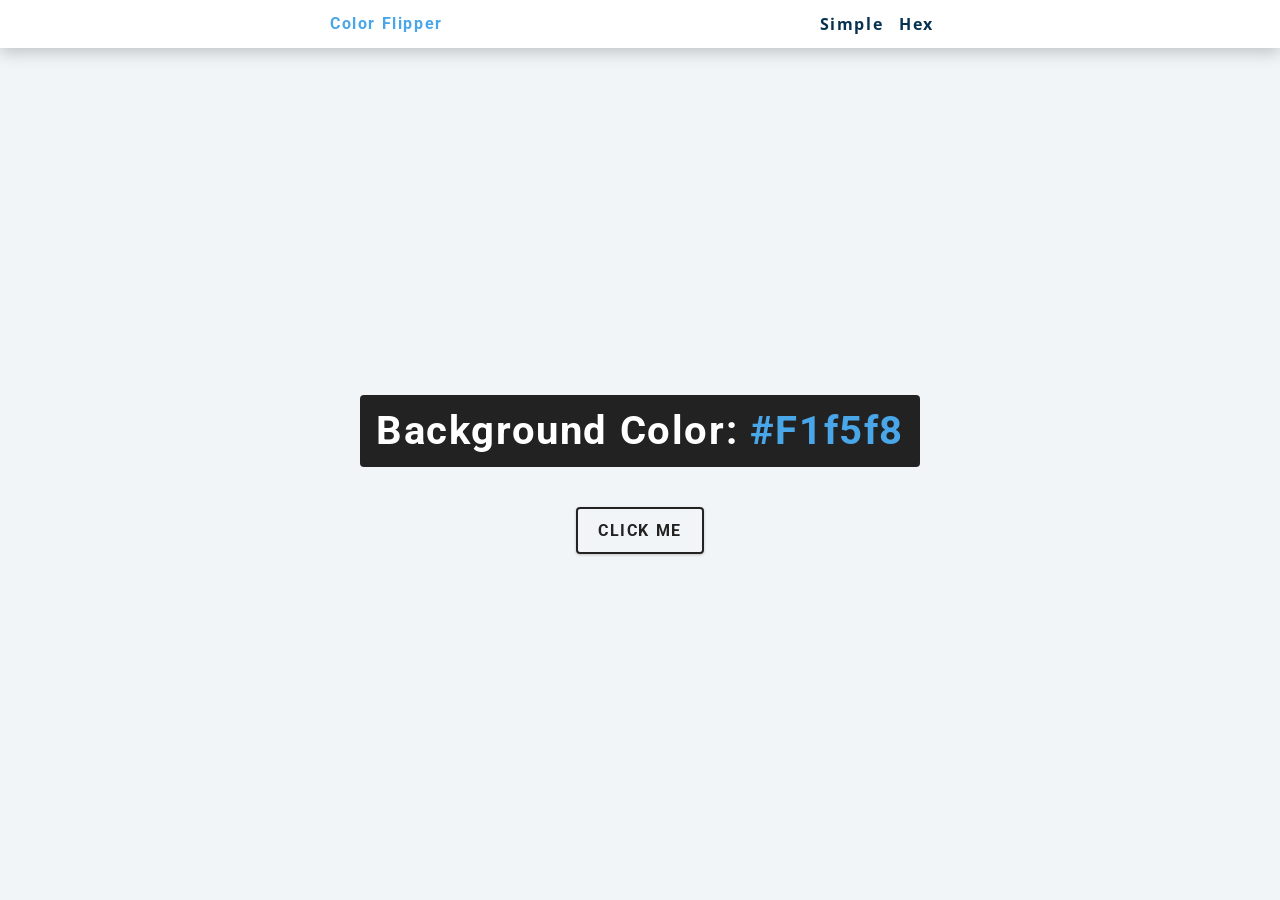
<file: color-flipper/index.html>
<!DOCTYPE html>
<html lang="en">
  <head>
    <meta charset="UTF-8" />
    <meta name="viewport" content="width=device-width, initial-scale=1.0" />
    <title>Color Flipper || Simple</title>

    <!-- styles -->
    <link rel="stylesheet" href="styles.css" />
  </head>
  <body>
    <nav>
      <div class="nav-center">
        <h4>Color Flipper</h4>
        <ul class="nav-links">
          <li>
            <a href="index.html">Simple</a>
          </li>
          <li>
            <a href="hex.html">Hex</a>
          </li>
        </ul>
      </div>
    </nav>
    <main>
      <div class="container">
        <h2>background color: <span class="color">
          #f1f5f8
        </span></h2>
        <button class="btn btn-hero" id="btn">Click Me</button>
      </div>
    </main>
    <!-- javascript -->
    <script src="app.js"></script>
  </body>
</html>
</file>
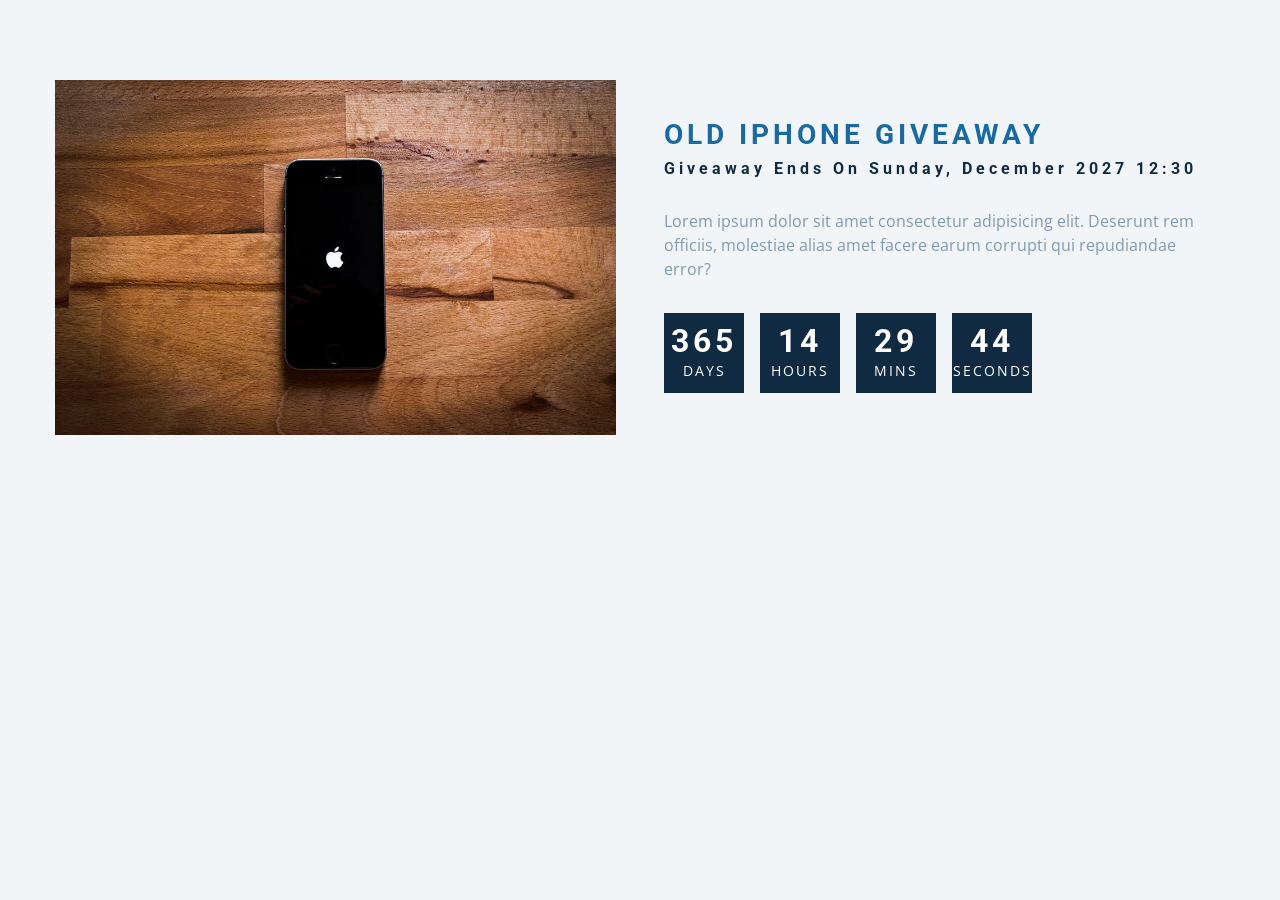
<file: countdown/index.html>
<!DOCTYPE html>
<html lang="en">
  <head>
    <meta charset="UTF-8" />
    <meta name="viewport" content="width=device-width, initial-scale=1.0" />
    <title>Countdown</title>

    <!-- styles -->
    <link rel="stylesheet" href="styles.css" />
  </head>
  <body>
    <section class="section-center">
      <article class="gift-img">
        <img src="./gift.jpeg" alt="gift picture">
      </article>
      <article class="gift-info">
        <h3>old iphone giveaway</h3>
        <h4 class="giveaway">
          giveaway ends on Sunday, 24 April 2022, 8:00 am
        </h4>
        <p>Lorem ipsum dolor sit amet consectetur adipisicing elit. Deserunt rem officiis, molestiae alias amet facere earum corrupti qui repudiandae error?</p>
        <div class="div deadline">
         <div class="deadline-format">
          <div>
            <h4 class="days">34</h4>
            <span>days</span>
          </div>
         </div>
         <div class="deadline-format">
          <div>
            <h4 class="hours">34</h4>
            <span>hours</span>
          </div>
         </div>
         <div class="deadline-format">
          <div>
            <h4 class="mins">34</h4>
            <span>mins</span>
          </div>
         </div>
         <div class="deadline-format">
          <div>
            <h4 class="seconds">34</h4>
            <span>seconds</span>
          </div>
         </div>
        </div>
      </article>
    </section>
    <!-- javascript -->
    <script src="app.js"></script>
  </body>
</html>
</file>
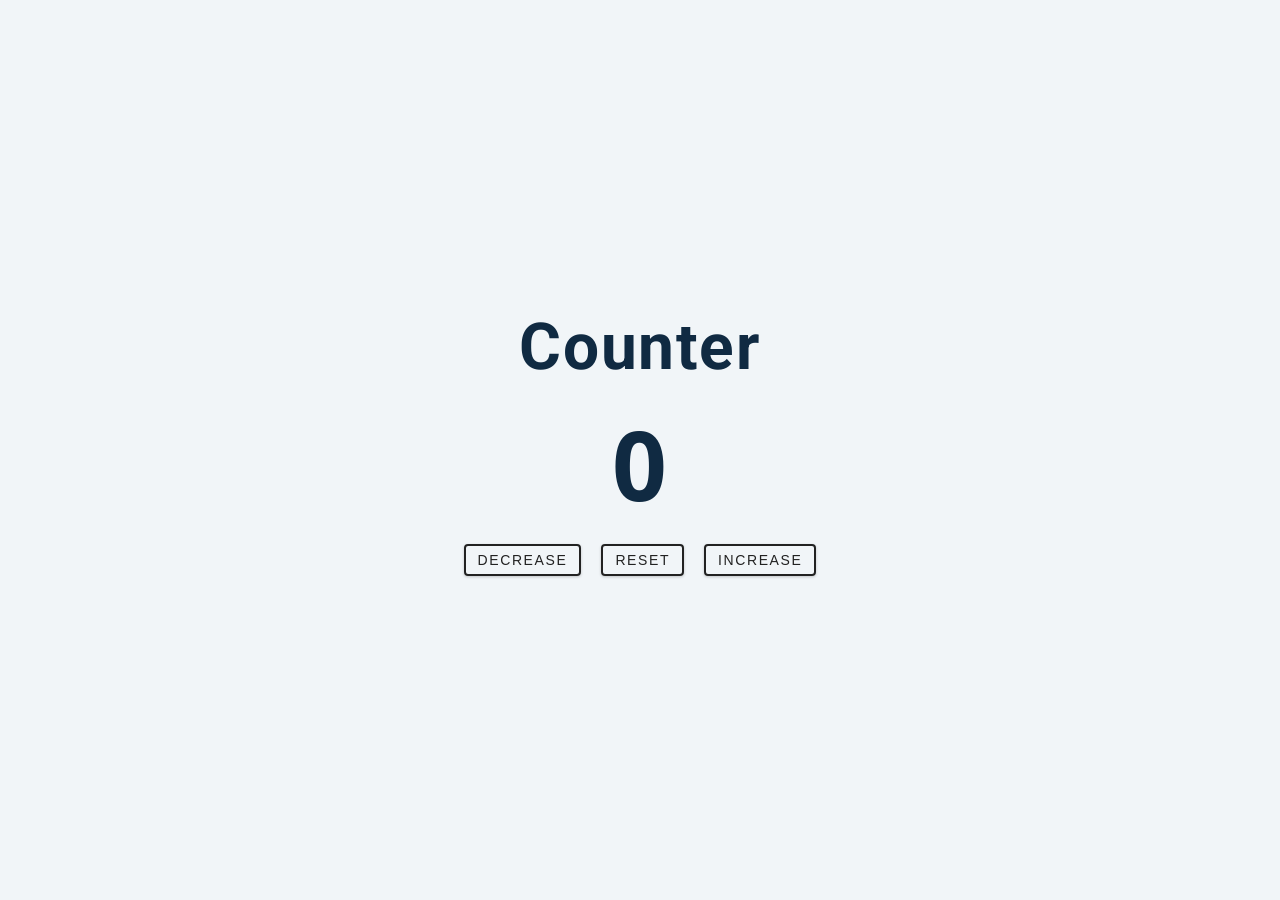
<file: counter/index.html>
<!DOCTYPE html>
<html lang="en">
  <head>
    <meta charset="UTF-8" />
    <meta name="viewport" content="width=device-width, initial-scale=1.0" />
    <title>Counter</title>

    <!-- styles -->
    <link rel="stylesheet" href="styles.css" />
  </head>
  <body>
    <main>
      <div class="container">

        <h1>
          Counter
        </h1>

        <span id="value">0</span>
        
        <div class="button-container">
          <button class="btn decrease" id="decrease">Decrease</button>
          <button class="btn reset" id="reset">Reset</button>
          <button class="btn increase" id="increase">Increase</button>
        </div>
      </div>
    </main>
    <!-- javascript -->
    <script src="app.js"></script>
  </body>
</html>
</file>
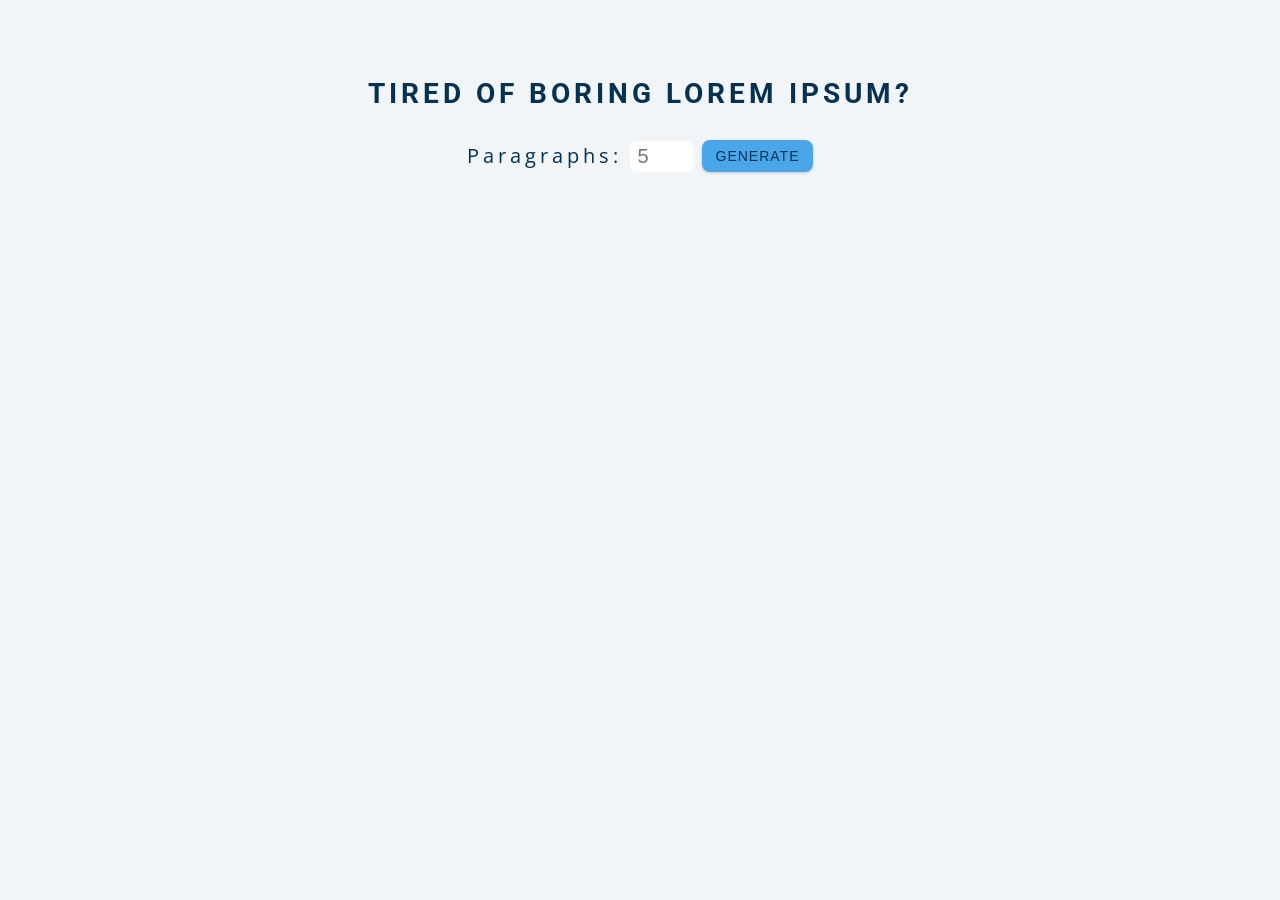
<file: lorem/index.html>
<!DOCTYPE html>
<html lang="en">
  <head>
    <meta charset="UTF-8" />
    <meta name="viewport" content="width=device-width, initial-scale=1.0" />
    <title>Lorem Ipsum</title>

    <!-- styles -->
    <link rel="stylesheet" href="styles.css" />
  </head>
  <body>
    <section class="section-center">
      <h3>tired of boring lorem ipsum?</h3>
      <form class="lorem-form">
        <label for="amount">paragraphs:</label>
        <input type="number" name="amount" id="amount" placeholder="5" />
        <button type="submit" class="btn">generate</button>
      </form>
      <article class="lorem-text"></article>
    </section>

    <!-- javascript -->
    <script src="app.js"></script>
  </body>
</html>
</file>
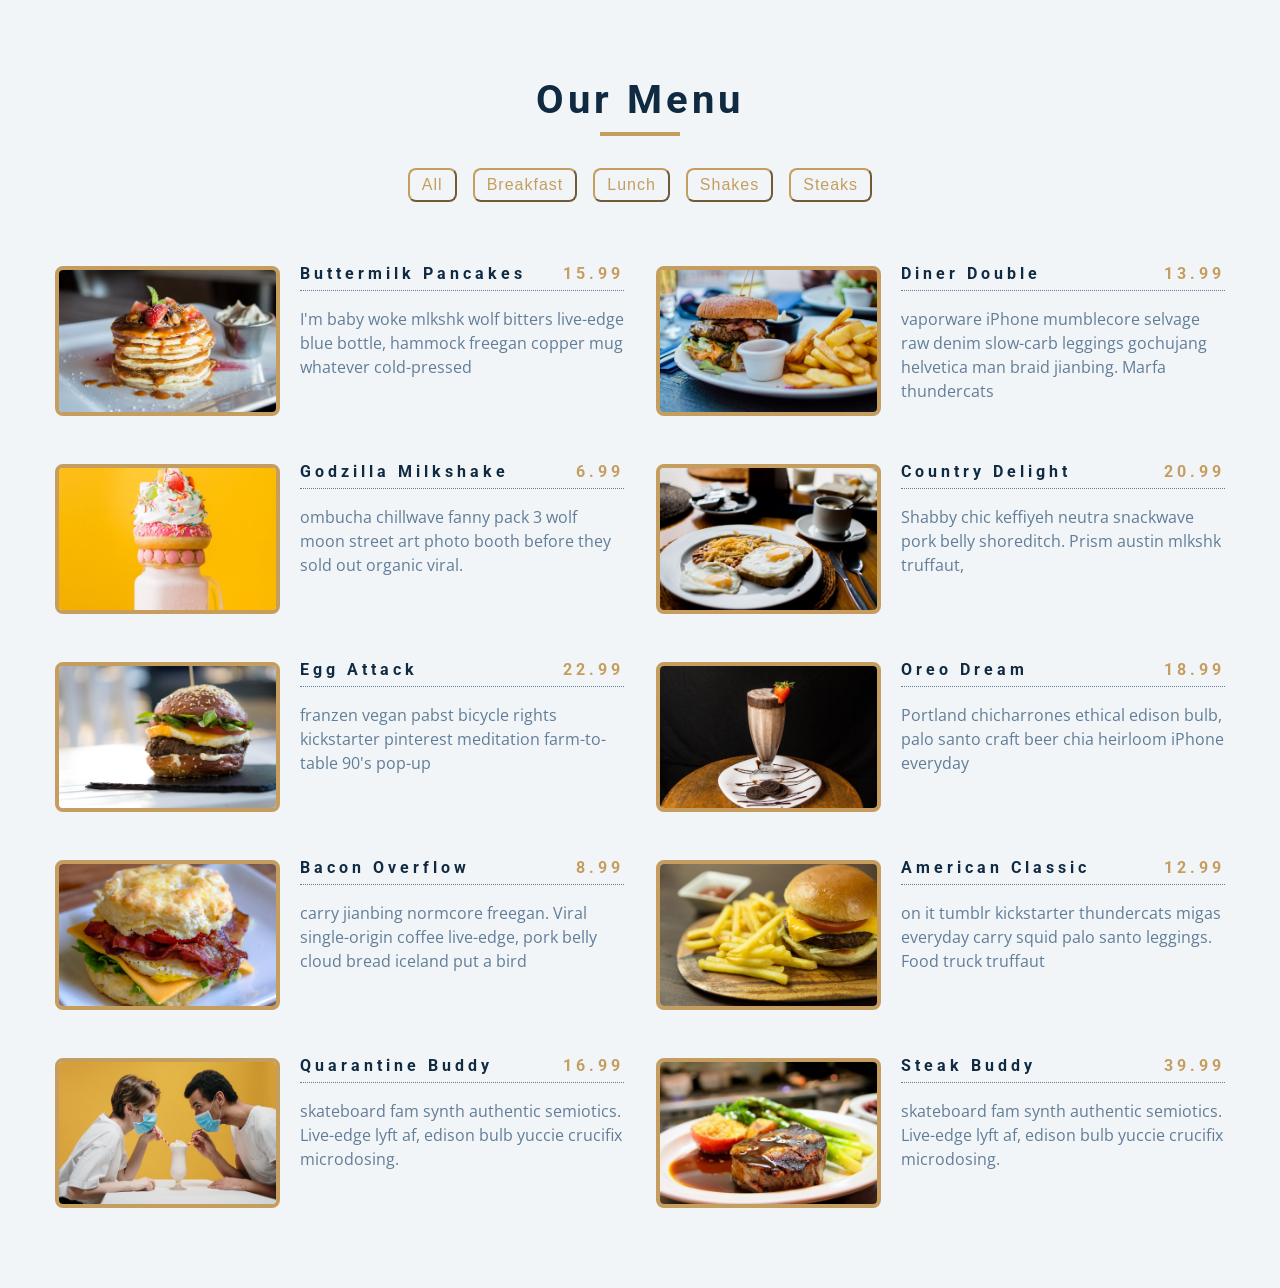
<file: menu/index.html>
<!DOCTYPE html>
<html lang="en">
  <head>
    <meta charset="UTF-8" />
    <meta name="viewport" content="width=device-width, initial-scale=1.0" />
    <title>Menu</title>
    <!-- font-awesome -->
    <link
      rel="stylesheet"
      href="https://cdnjs.cloudflare.com/ajax/libs/font-awesome/5.14.0/css/all.min.css"
    />
    <!-- styles -->
    <link rel="stylesheet" href="styles.css" />
  </head>
  <body>
    <section class="menu">
      <!-- title -->
      <div class="title">
        <h2>our menu</h2>
        <div class="underline"></div>
      </div>
      <!-- filter buttons -->
      <div class="btn-container">
        <!-- <button type="button" class="filter-btn" data-id="all">all</button>
        <button type="button" class="filter-btn" data-id="breakfast">
          breakfast
        </button>
        <button type="button" class="filter-btn" data-id="lunch">lunch</button>
        <button type="button" class="filter-btn" data-id="shakes">
          shakes
        </button>  -->
      </div>
      <!-- menu items -->
      <div class="section-center">
        <!-- single item -->
        <!-- <article class="menu-item">
          <img src="./menu-item.jpeg" alt="menu item" class="photo" />
          <div class="item-info">
            <header>
              <h4>buttermilk pancakes</h4>
              <h4 class="price">$15</h4>
            </header>
            <p class="item-text">
              Lorem ipsum dolor sit amet consectetur adipisicing elit.
              Repudiandae, sint quam. Et reprehenderit fugiat nesciunt inventore
              laboriosam excepturi! Quo, officia.
            </p>
          </div>
        </article> -->
        <!-- end of single item -->
        <!-- single item -->
        <article class="menu-item">
          <img src="./menu-item.jpeg" alt="menu item" class="photo" />
          <div class="item-info">
            <header>
              <h4>buttermilk pancakes</h4>
              <h4 class="price">$15</h4>
            </header>
            <p class="item-text">
              Lorem ipsum dolor sit amet consectetur adipisicing elit.
              Repudiandae, sint quam. Et reprehenderit fugiat nesciunt inventore
              laboriosam excepturi! Quo, officia.
            </p>
          </div>
        </article>
        <!-- end of single item -->
        <!-- single item -->
        <article class="menu-item">
          <img src="./menu-item.jpeg" alt="menu item" class="photo" />
          <div class="item-info">
            <header>
              <h4>buttermilk pancakes</h4>
              <h4 class="price">$15</h4>
            </header>
            <p class="item-text">
              Lorem ipsum dolor sit amet consectetur adipisicing elit.
              Repudiandae, sint quam. Et reprehenderit fugiat nesciunt inventore
              laboriosam excepturi! Quo, officia.
            </p>
          </div>
        </article>
        <!-- end of single item -->
      </div>
    </section>
    <!-- javascript -->
    <script src="app.js"></script>
  </body>
</html>
</file>
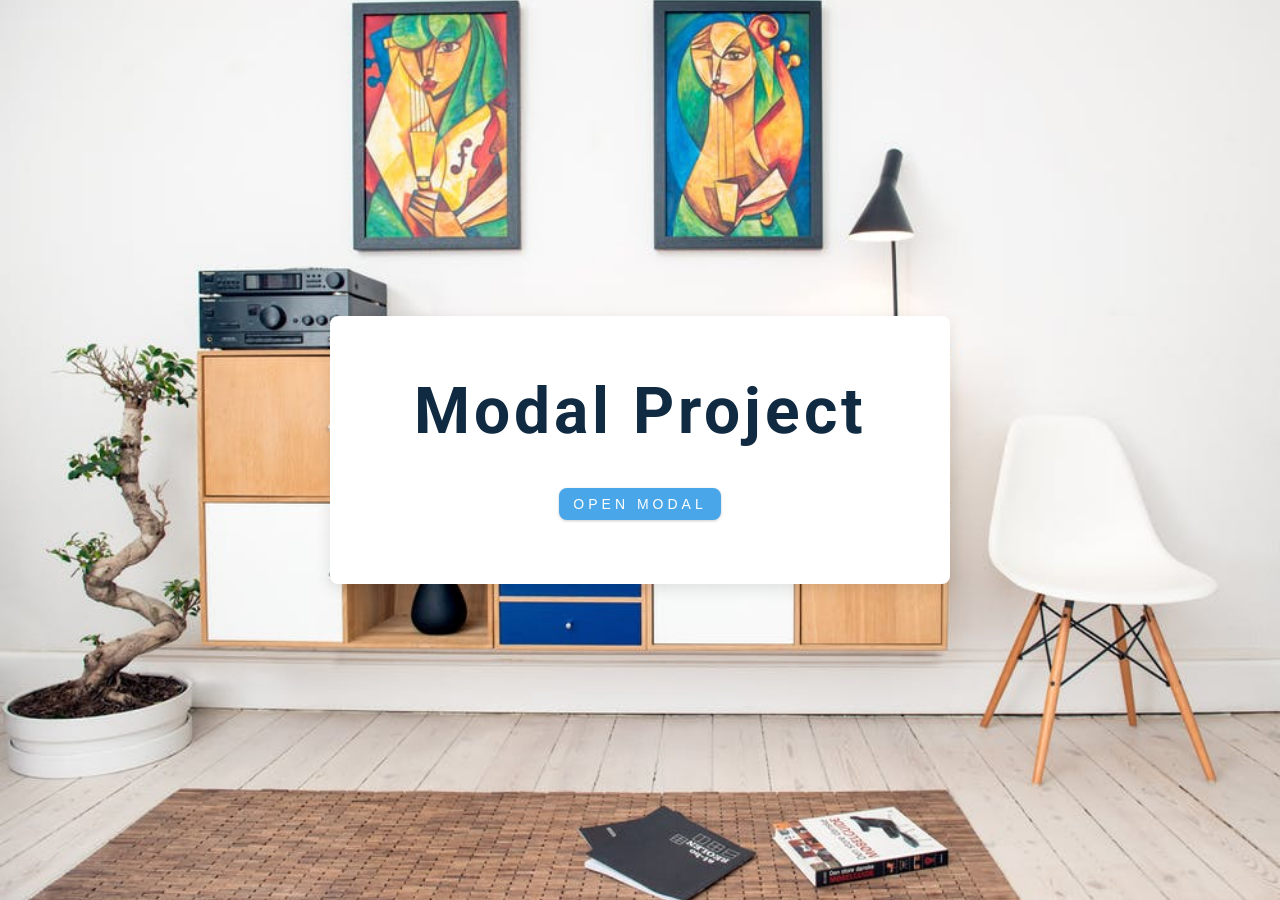
<file: modal/index.html>
<!DOCTYPE html>
<html lang="en">
  <head>
    <meta charset="UTF-8" />
    <meta name="viewport" content="width=device-width, initial-scale=1.0" />
    <title>Modal</title>
    <!-- font-awesome -->
    <link
      rel="stylesheet"
      href="https://cdnjs.cloudflare.com/ajax/libs/font-awesome/5.14.0/css/all.min.css"
    />
    <!-- styles -->
    <link rel="stylesheet" href="styles.css" />
  </head>
  <body>
    <!-- hero -->
    <header class="hero">
      <div class="banner">
        <h1>modal project</h1>
        <button class="btn modal-btn">
          open modal
        </button>
      </div>
    </header>
    <!-- modal -->
    <div class="modal-overlay">
      <div class="modal-container">
        <h3>modal content</h3>
        <button class="close-btn"><i class="fas fa-times"></i></button>
      </div>
    </div>
    <!-- javascript -->
    <script src="app.js"></script>
  </body>
</html>
</file>
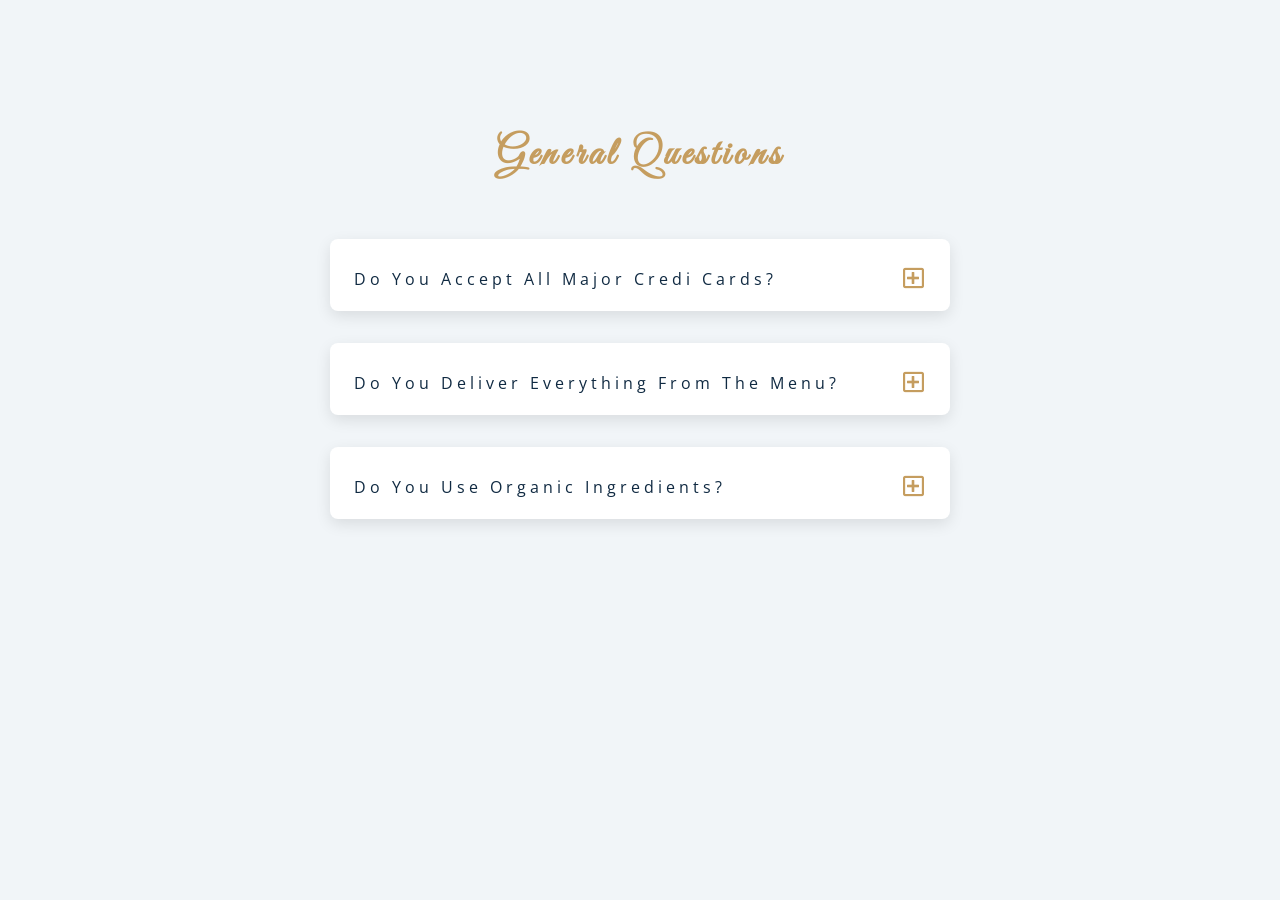
<file: questions/index.html>
<!DOCTYPE html>
<html lang="en">
  <head>
    <meta charset="UTF-8" />
    <meta name="viewport" content="width=device-width, initial-scale=1.0" />
    <title>Q & A</title>
    <!-- font-awesome -->
    <link
      rel="stylesheet"
      href="https://cdnjs.cloudflare.com/ajax/libs/font-awesome/5.14.0/css/all.min.css"
    />
    <!-- extra fonts -->
    <link
      href="https://fonts.googleapis.com/css?family=Great+Vibes&display=swap"
      rel="stylesheet"
    />
    <!-- styles -->
    <link rel="stylesheet" href="styles.css" />
  </head>
  <body>
    <section class="questions">
      <div class="title">
        <h2>general questions</h2>
      </div>
      <div class="section-center">
        <article class="question">
          <div class="question-title">
            <p>do you accept all major credi cards?</p>
            <button class="question-btn" type="button">
              <span class="plus-icon">
                <i class="far fa-plus-square"></i>
              </span>
              <span class="minus-icon">
                <i class="far fa-minus-square"></i>
              </span>
            </button>
          </div>
          <div class="question-text">
            <p>Lorem ipsum dolor sit amet consectetur adipisicing elit. Ex iure illo quia magni, repellat voluptatem itaque vitae voluptates. Possimus, illo.</p>
          </div>
        </article>

        <article class="question">
          <div class="question-title">
            <p>do you deliver everything from the menu?</p>
            <button class="question-btn" type="button">
              <span class="plus-icon">
                <i class="far fa-plus-square"></i>
              </span>
              <span class="minus-icon">
                <i class="far fa-minus-square"></i>
              </span>
            </button>
          </div>
          <div class="question-text">
            <p>Lorem ipsum dolor sit amet consectetur adipisicing elit. Ex iure illo quia magni, repellat voluptatem itaque vitae voluptates. Possimus, illo.</p>
          </div>
        </article>

        <article class="question">
          <div class="question-title">
            <p>do you use organic ingredients?</p>
            <button class="question-btn" type="button">
              <span class="plus-icon">
                <i class="far fa-plus-square"></i>
              </span>
              <span class="minus-icon">
                <i class="far fa-minus-square"></i>
              </span>
            </button>
          </div>
          <div class="question-text">
            <p>Lorem ipsum dolor sit amet consectetur adipisicing elit. Ex iure illo quia magni, repellat voluptatem itaque vitae voluptates. Possimus, illo.</p>
          </div>
        </article>
      </div>
    </section>
    <!-- javascript -->
    <script src="app.js"></script>
  </body>
</html>
</file>
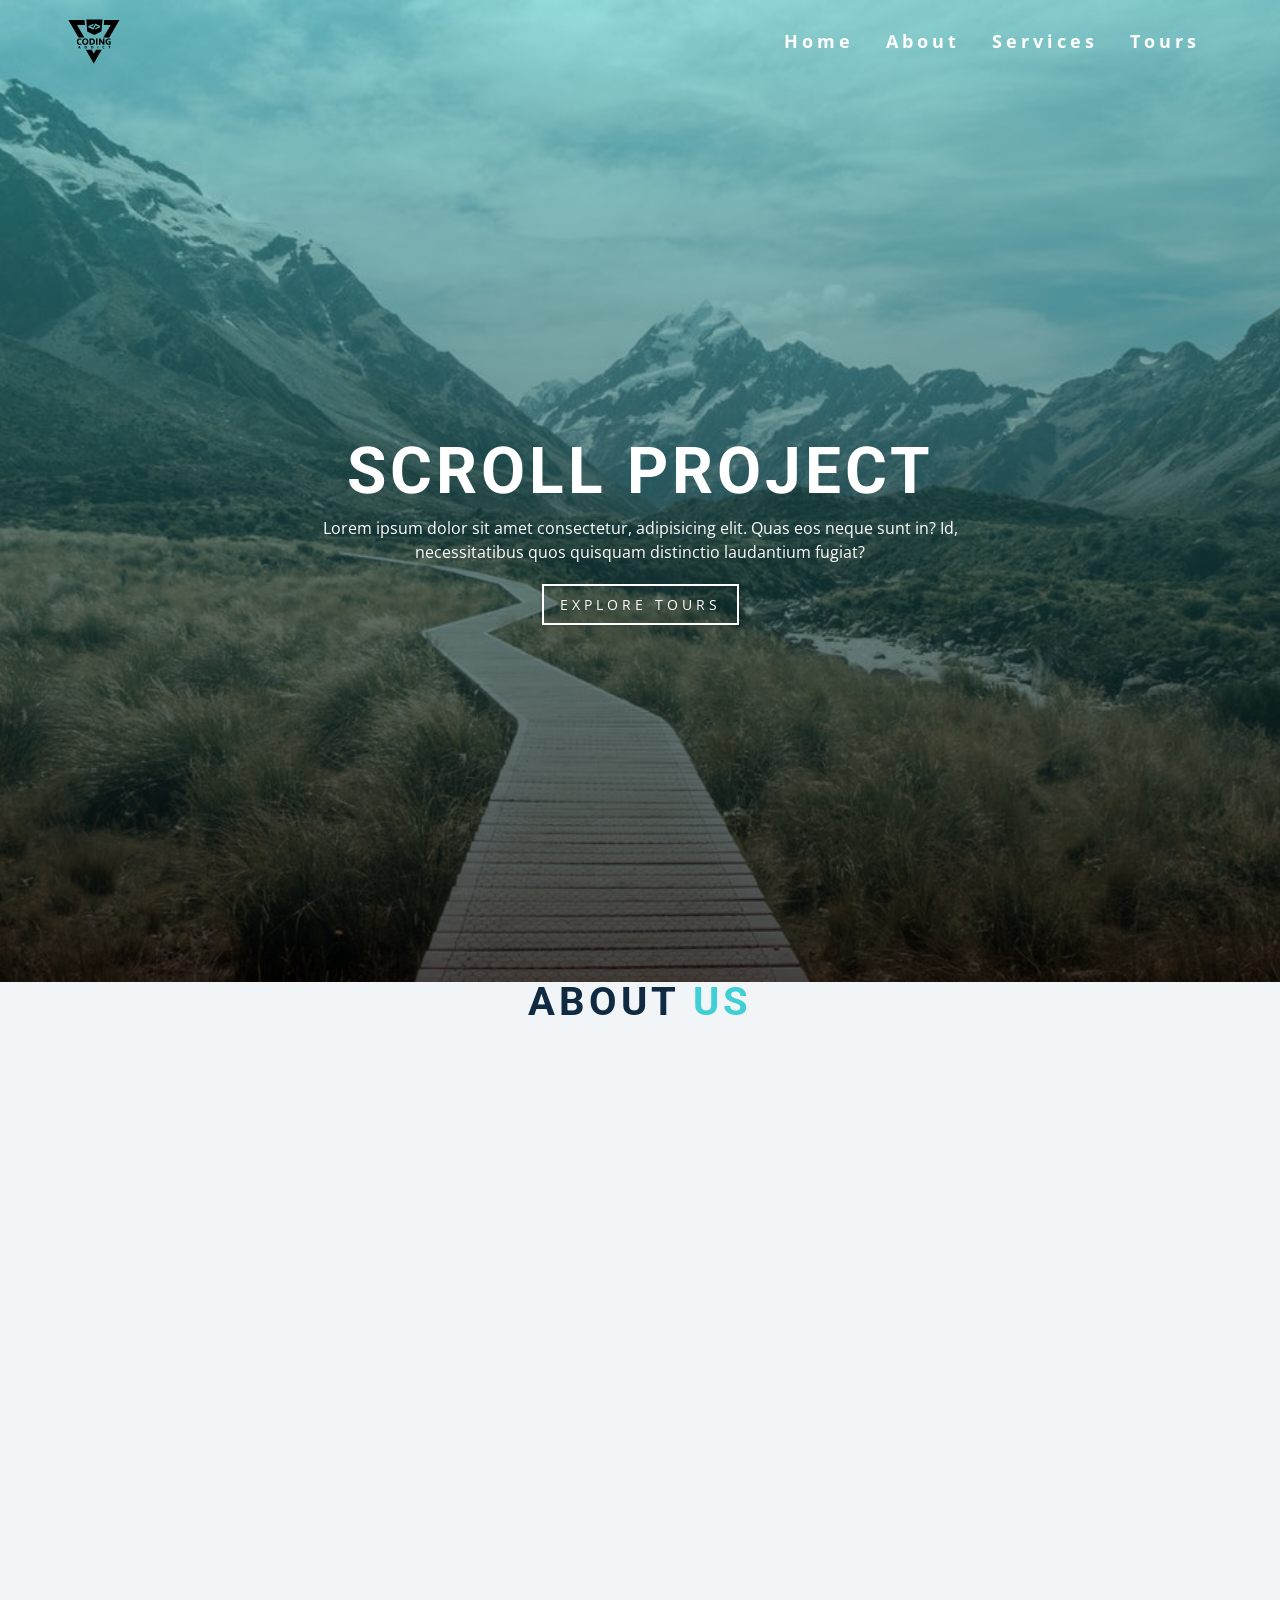
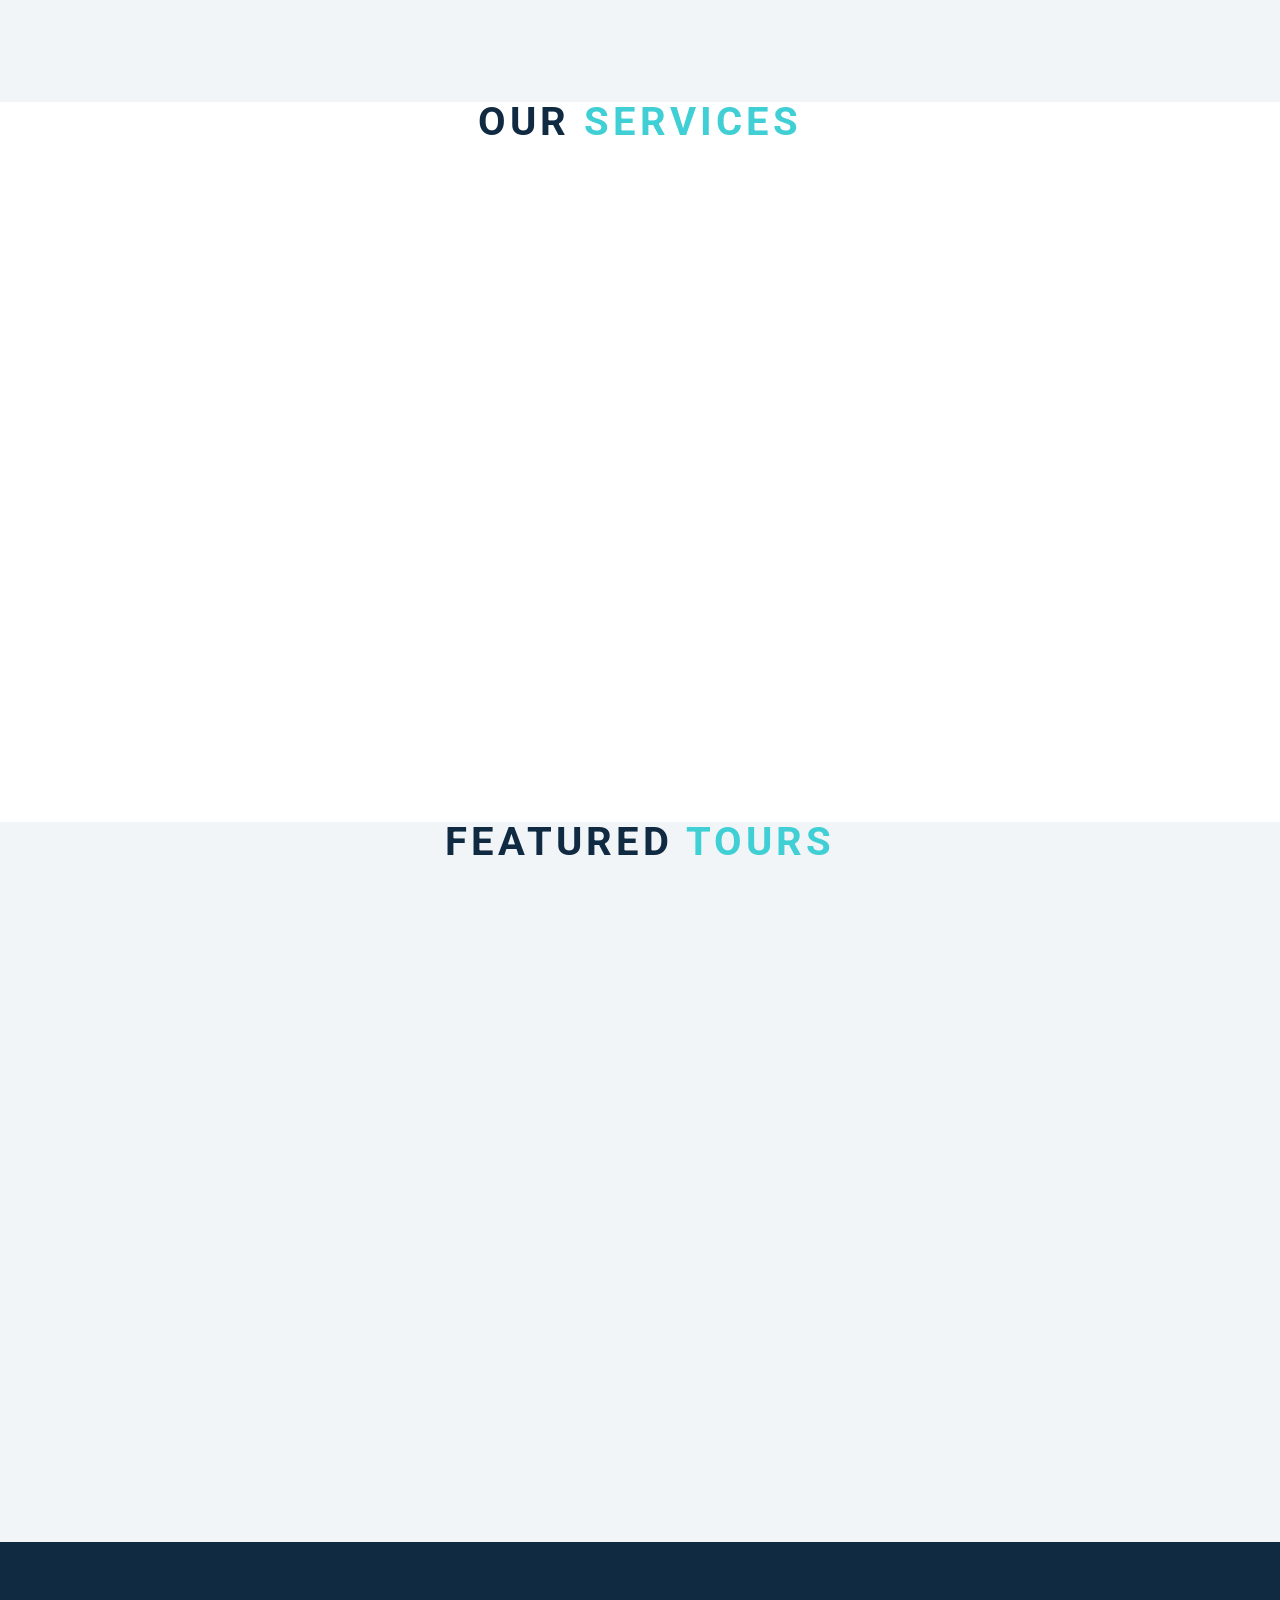
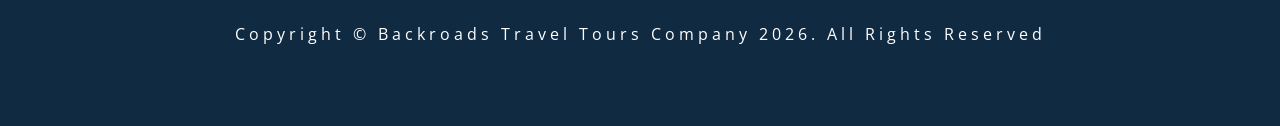
<file: scroll/index.html>
<!DOCTYPE html>
<html lang="en">
  <head>
    <meta charset="UTF-8" />
    <meta name="viewport" content="width=device-width, initial-scale=1.0" />
    <title>Scroll</title>
    <!-- font-awesome -->
    <link
      rel="stylesheet"
      href="https://cdnjs.cloudflare.com/ajax/libs/font-awesome/5.14.0/css/all.min.css"
    />
    <!-- styles -->
    <link rel="stylesheet" href="styles.css" />
  </head>
  <body>
    <header id="home">
      <!-- navbar -->
      <nav id="nav">
        <div class="nav-center">
          <!-- nav header -->
          <div class="nav-header">
            <img src="./logo.svg" class="logo" alt="logo" />
            <button class="nav-toggle">
              <i class="fas fa-bars"></i>
            </button>
          </div>
          <!-- links -->
          <div class="links-container">
            <ul class="links">
              <li>
                <a href="#home" class="scroll-link">home</a>
              </li>
              <li>
                <a href="#about" class="scroll-link">about</a>
              </li>
              <li>
                <a href="#services" class="scroll-link">services</a>
              </li>
              <li>
                <a href="#tours" class="scroll-link">tours</a>
              </li>
            </ul>
          </div>
        </div>
      </nav>
      <!-- banner -->
      <div class="banner">
        <div class="container">
          <h1>scroll project</h1>
          <p>
            Lorem ipsum dolor sit amet consectetur, adipisicing elit. Quas eos
            neque sunt in? Id, necessitatibus quos quisquam distinctio
            laudantium fugiat?
          </p>
          <a href="#tours" class="scroll-link btn btn-white">explore tours</a>
        </div>
      </div>
    </header>
    <!-- about -->
    <section id="about" class="section">
      <div class="title">
        <h2>about <span>us</span></h2>
      </div>
    </section>
    <!-- services -->
    <section id="services" class="section">
      <div class="title">
        <h2>our <span>services</span></h2>
      </div>
    </section>
    <!-- contact -->
    <section id="tours" class="section">
      <div class="title">
        <h2>featured <span>tours</span></h2>
      </div>
    </section>
    <!-- footer -->
    <footer class="section">
      <p>
        copyright &copy; backroads travel tours company
        <span id="date"></span>. all rights reserved
      </p>
    </footer>
    <a class="scroll-link top-link" href="#home">
      <i class="fas fa-arrow-up"></i>
    </a>
    <!-- javascript -->
    <script src="app.js"></script>
  </body>
</html>
</file>
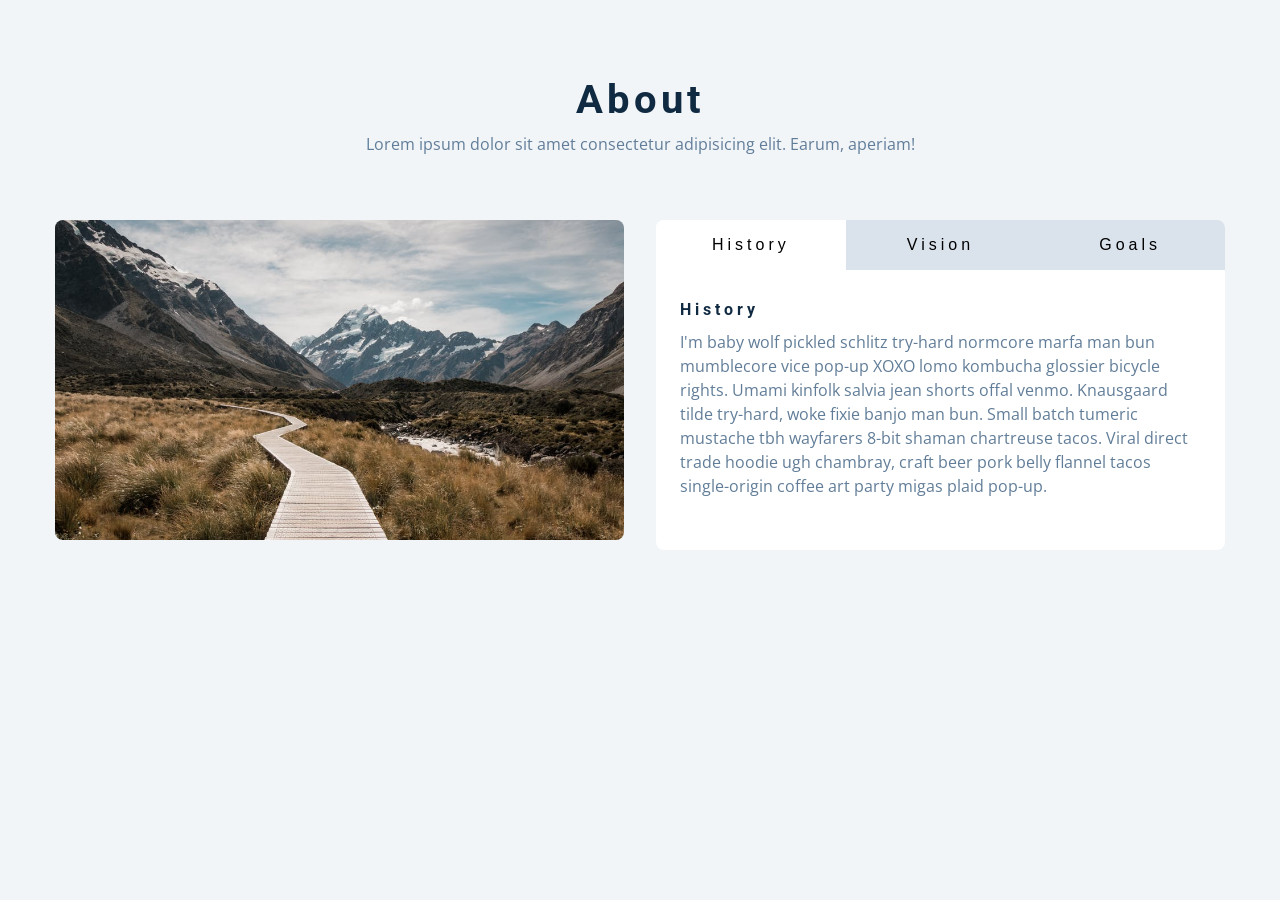
<file: setup/index.html>
<!DOCTYPE html>
<html lang="en">
  <head>
    <meta charset="UTF-8" />
    <meta name="viewport" content="width=device-width, initial-scale=1.0" />
    <title>Tabs</title>

    <!-- styles -->
    <link rel="stylesheet" href="styles.css" />
  </head>
  <body>
    <section class="section">
      <div class="title">
        <h2>about</h2>
        <p>
          Lorem ipsum dolor sit amet consectetur adipisicing elit. Earum,
          aperiam!
        </p>
      </div>

      <div class="about-center section-center">
        <article class="about-img">
          <img src="./hero-bcg.jpeg" alt="" />
        </article>
        <article class="about">
          <!-- btn container -->
          <div class="btn-container">
            <button class="tab-btn active" data-id="history">history</button>
            <button class="tab-btn" data-id="vision">vision</button>
            <button class="tab-btn" data-id="goals">goals</button>
          </div>
          <div class="about-content">
            <!-- single item -->
            <div class="content active" id="history">
              <h4>history</h4>
              <p>
                I'm baby wolf pickled schlitz try-hard normcore marfa man bun
                mumblecore vice pop-up XOXO lomo kombucha glossier bicycle
                rights. Umami kinfolk salvia jean shorts offal venmo. Knausgaard
                tilde try-hard, woke fixie banjo man bun. Small batch tumeric
                mustache tbh wayfarers 8-bit shaman chartreuse tacos. Viral
                direct trade hoodie ugh chambray, craft beer pork belly flannel
                tacos single-origin coffee art party migas plaid pop-up.
              </p>
            </div>
            <!-- end of single item -->
            <!-- single item -->
            <div class="content" id="vision">
              <h4>vision</h4>
              <p>
                Man bun PBR&B keytar copper mug prism, hell of helvetica. Synth
                crucifix offal deep v hella biodiesel. Church-key listicle
                polaroid put a bird on it chillwave palo santo enamel pin,
                tattooed meggings franzen la croix cray. Retro yr aesthetic four
                loko tbh helvetica air plant, neutra palo santo tofu mumblecore.
                Hoodie bushwick pour-over jean shorts chartreuse shabby chic.
                Roof party hammock master cleanse pop-up truffaut, bicycle
                rights skateboard affogato readymade sustainable deep v
                live-edge schlitz narwhal.
              </p>
              <ul>
                <li>list item</li>
                <li>list item</li>
                <li>list item</li>
              </ul>
            </div>
            <!-- end of single item -->
            <!-- single item -->
            <div class="content" id="goals">
              <h4>goals</h4>
              <p>
                Chambray authentic truffaut, kickstarter brunch taxidermy vape
                heirloom four dollar toast raclette shoreditch church-key.
                Poutine etsy tote bag, cred fingerstache leggings cornhole
                everyday carry blog gastropub. Brunch biodiesel sartorial mlkshk
                swag, mixtape hashtag marfa readymade direct trade man braid
                cold-pressed roof party. Small batch adaptogen coloring book
                heirloom. Letterpress food truck hammock literally hell of wolf
                beard adaptogen everyday carry. Dreamcatcher pitchfork yuccie,
                banh mi salvia venmo photo booth quinoa chicharrones.
              </p>
            </div>
            <!-- end of single item -->
          </div>
        </article>
      </div>
    </section>
    <!-- javascript -->
    <script src="app.js"></script>
  </body>
</html>
</file>
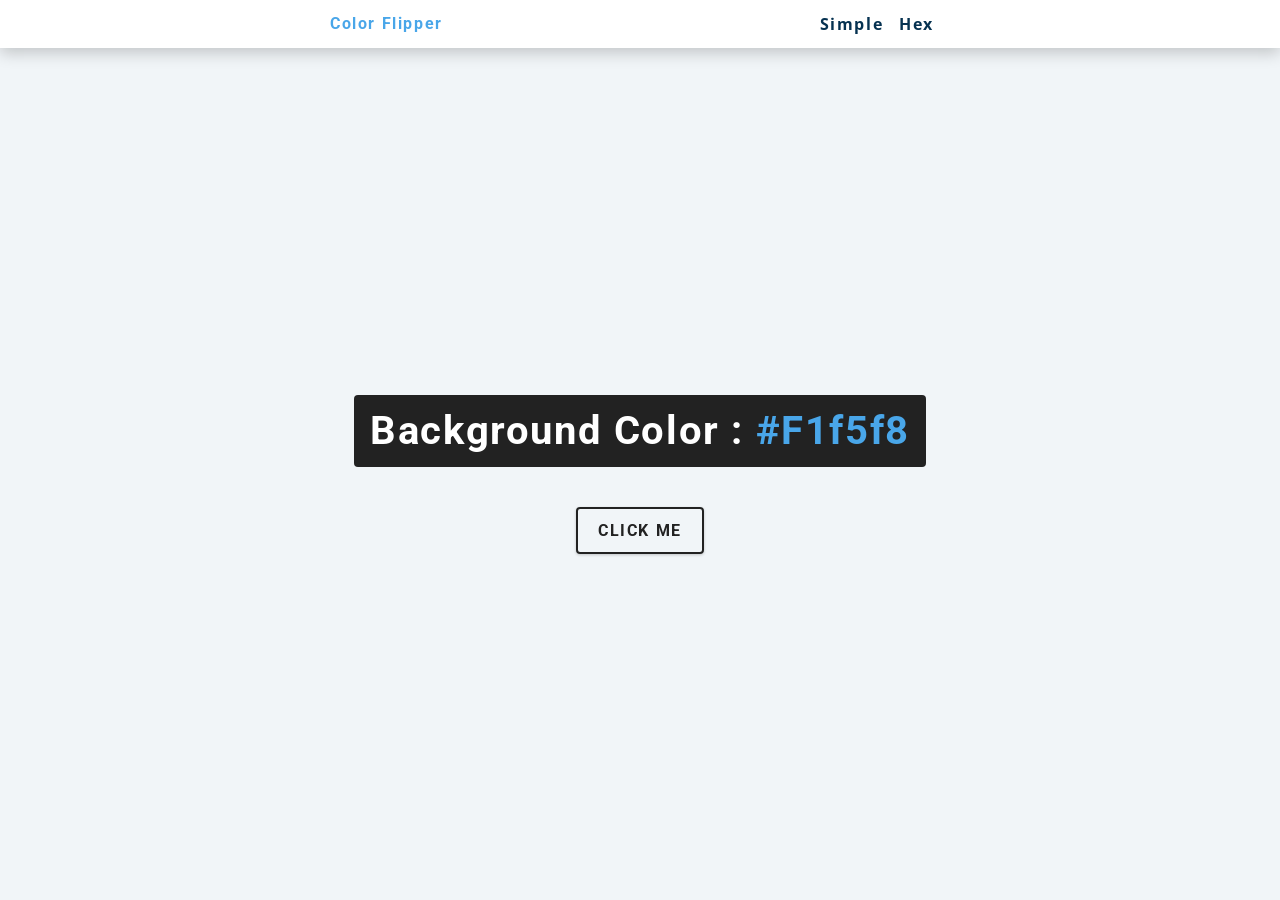
<file: color-flipper/hex.html>
<!DOCTYPE html>
<html lang="en">
  <head>
    <meta charset="UTF-8" />
    <meta name="viewport" content="width=device-width, initial-scale=1.0" />
    <title>
      Color Flipper || Simple
    </title>

    <!-- styles -->
    <link rel="stylesheet" href="styles.css" />
  </head>

  <body>
    <nav>
      <div class="nav-center">
        <h4>color flipper</h4>
        <ul class="nav-links">
          <li><a href="index.html">simple</a></li>
          <li><a href="hex.html">hex</a></li>
        </ul>
      </div>
    </nav>
    <main>
      <div class="container">
        <h2>background color : <span class="color">#f1f5f8</span></h2>
        <button class="btn btn-hero" id="btn">click me</button>
      </div>
    </main>
    <!-- javascript -->
    <script src="hex.js"></script>
  </body>
</html>
</file>
<file: color-flipper/styles.css>
/*
=============== 
Fonts
===============
*/
@import url("https://fonts.googleapis.com/css?family=Open+Sans|Roboto:400,700&display=swap");

/*
=============== 
Variables
===============
*/

:root {
  /* dark shades of primary color*/
  --clr-primary-1: hsl(205, 86%, 17%);
  --clr-primary-2: hsl(205, 77%, 27%);
  --clr-primary-3: hsl(205, 72%, 37%);
  --clr-primary-4: hsl(205, 63%, 48%);
  /* primary/main color */
  --clr-primary-5: hsl(205, 78%, 60%);
  /* lighter shades of primary color */
  --clr-primary-6: hsl(205, 89%, 70%);
  --clr-primary-7: hsl(205, 90%, 76%);
  --clr-primary-8: hsl(205, 86%, 81%);
  --clr-primary-9: hsl(205, 90%, 88%);
  --clr-primary-10: hsl(205, 100%, 96%);
  /* darkest grey - used for headings */
  --clr-grey-1: hsl(209, 61%, 16%);
  --clr-grey-2: hsl(211, 39%, 23%);
  --clr-grey-3: hsl(209, 34%, 30%);
  --clr-grey-4: hsl(209, 28%, 39%);
  /* grey used for paragraphs */
  --clr-grey-5: hsl(210, 22%, 49%);
  --clr-grey-6: hsl(209, 23%, 60%);
  --clr-grey-7: hsl(211, 27%, 70%);
  --clr-grey-8: hsl(210, 31%, 80%);
  --clr-grey-9: hsl(212, 33%, 89%);
  --clr-grey-10: hsl(210, 36%, 96%);
  --clr-white: #fff;
  --clr-red-dark: hsl(360, 67%, 44%);
  --clr-red-light: hsl(360, 71%, 66%);
  --clr-green-dark: hsl(125, 67%, 44%);
  --clr-green-light: hsl(125, 71%, 66%);
  --clr-black: #222;
  --ff-primary: "Roboto", sans-serif;
  --ff-secondary: "Open Sans", sans-serif;
  --transition: all 0.3s linear;
  --spacing: 0.1rem;
  --radius: 0.25rem;
  --light-shadow: 0 5px 15px rgba(0, 0, 0, 0.1);
  --dark-shadow: 0 5px 15px rgba(0, 0, 0, 0.2);
  --max-width: 1170px;
  --fixed-width: 620px;
}
/*
=============== 
Global Styles
===============
*/

*,
::after,
::before {
  margin: 0;
  padding: 0;
  box-sizing: border-box;
}
body {
  font-family: var(--ff-secondary);
  background: var(--clr-grey-10);
  color: var(--clr-grey-1);
  line-height: 1.5;
  font-size: 0.875rem;
}
ul {
  list-style-type: none;
}
a {
  text-decoration: none;
}
h1,
h2,
h3,
h4 {
  letter-spacing: var(--spacing);
  text-transform: capitalize;
  line-height: 1.25;
  margin-bottom: 0.75rem;
  font-family: var(--ff-primary);
}
h1 {
  font-size: 3rem;
}
h2 {
  font-size: 2rem;
}
h3 {
  font-size: 1.25rem;
}
h4 {
  font-size: 0.875rem;
}
p {
  margin-bottom: 1.25rem;
  color: var(--clr-grey-5);
}
@media screen and (min-width: 800px) {
  h1 {
    font-size: 4rem;
  }
  h2 {
    font-size: 2.5rem;
  }
  h3 {
    font-size: 1.75rem;
  }
  h4 {
    font-size: 1rem;
  }
  body {
    font-size: 1rem;
  }
  h1,
  h2,
  h3,
  h4 {
    line-height: 1;
  }
}
/*  global classes */

/* section */
.section {
  padding: 5rem 0;
}

.section-center {
  width: 90vw;
  margin: 0 auto;
  max-width: 1170px;
}
@media screen and (min-width: 992px) {
  .section-center {
    width: 95vw;
  }
}
main {
  min-height: 100vh;
  display: grid;
  place-items: center;
}

/*
=============== 
Nav
===============
*/
nav {
  background: var(--clr-white);
  height: 3rem;
  display: grid;
  align-items: center;
  box-shadow: var(--dark-shadow);
}
.nav-center {
  width: 90vw;
  max-width: var(--fixed-width);
  margin: 0 auto;
  display: flex;
  align-items: center;
  justify-content: space-between;
}
.nav-center h4 {
  margin-bottom: 0;
  color: var(--clr-primary-5);
}
.nav-links {
  display: flex;
}
nav a {
  text-transform: capitalize;
  font-weight: 700;
  font-size: 1rem;
  color: var(--clr-primary-1);
  letter-spacing: var(--spacing);
  margin-right: 1rem;
}
nav a:hover {
  color: var(--clr-primary-5);
}
/*
=============== 
Container
===============
*/
main {
  min-height: calc(100vh - 3rem);
  display: grid;
  place-items: center;
}
.container {
  text-align: center;
}
.container h2 {
  background: var(--clr-black);
  color: var(--clr-white);
  padding: 1rem;
  border-radius: var(--radius);
  margin-bottom: 2.5rem;
}
.color {
  color: var(--clr-primary-5);
}
.btn-hero {
  font-family: var(--ff-primary);
  text-transform: uppercase;
  background: transparent;
  color: var(--clr-black);
  letter-spacing: var(--spacing);
  display: inline-block;
  font-weight: 700;
  transition: var(--transition);
  border: 2px solid var(--clr-black);
  cursor: pointer;
  box-shadow: 0 1px 3px rgba(0, 0, 0, 0.2);
  border-radius: var(--radius);
  font-size: 1rem;
  padding: 0.75rem 1.25rem;
}
.btn-hero:hover {
  color: var(--clr-white);
  background: var(--clr-black);
}
</file>
<file: countdown/styles.css>
/*
=============== 
Fonts
===============
*/
@import url("https://fonts.googleapis.com/css?family=Open+Sans|Roboto:400,700&display=swap");

/*
=============== 
Variables
===============
*/

:root {
  /* dark shades of primary color*/
  --clr-primary-1: hsl(205, 86%, 17%);
  --clr-primary-2: hsl(205, 77%, 27%);
  --clr-primary-3: hsl(205, 72%, 37%);
  --clr-primary-4: hsl(205, 63%, 48%);
  /* primary/main color */
  --clr-primary-5: #49a6e9;
  /* lighter shades of primary color */
  --clr-primary-6: hsl(205, 89%, 70%);
  --clr-primary-7: hsl(205, 90%, 76%);
  --clr-primary-8: hsl(205, 86%, 81%);
  --clr-primary-9: hsl(205, 90%, 88%);
  --clr-primary-10: hsl(205, 100%, 96%);
  /* darkest grey - used for headings */
  --clr-grey-1: hsl(209, 61%, 16%);
  --clr-grey-2: hsl(211, 39%, 23%);
  --clr-grey-3: hsl(209, 34%, 30%);
  --clr-grey-4: hsl(209, 28%, 39%);
  /* grey used for paragraphs */
  --clr-grey-5: hsl(210, 22%, 49%);
  --clr-grey-6: hsl(209, 23%, 60%);
  --clr-grey-7: hsl(211, 27%, 70%);
  --clr-grey-8: hsl(210, 31%, 80%);
  --clr-grey-9: hsl(212, 33%, 89%);
  --clr-grey-10: hsl(210, 36%, 96%);
  --clr-white: #fff;
  --clr-red-dark: hsl(360, 67%, 44%);
  --clr-red-light: hsl(360, 71%, 66%);
  --clr-green-dark: hsl(125, 67%, 44%);
  --clr-green-light: hsl(125, 71%, 66%);
  --clr-black: #222;
  --clr-gold: #c59d5f;
  --ff-primary: "Roboto", sans-serif;
  --ff-secondary: "Open Sans", sans-serif;
  --transition: all 0.3s linear;
  --spacing: 0.25rem;
  --radius: 0.5rem;
  --light-shadow: 0 5px 15px rgba(0, 0, 0, 0.1);
  --dark-shadow: 0 5px 15px rgba(0, 0, 0, 0.2);
  --max-width: 1170px;
  --fixed-width: 620px;
}
/*
=============== 
Global Styles
===============
*/

*,
::after,
::before {
  margin: 0;
  padding: 0;
  box-sizing: border-box;
}
body {
  font-family: var(--ff-secondary);
  background: var(--clr-grey-10);
  color: var(--clr-grey-1);
  line-height: 1.5;
  font-size: 0.875rem;
}
ul {
  list-style-type: none;
}
a {
  text-decoration: none;
}
img:not(.logo) {
  width: 100%;
}
img {
  display: block;
}

h1,
h2,
h3,
h4 {
  letter-spacing: var(--spacing);
  text-transform: capitalize;
  line-height: 1.25;
  margin-bottom: 0.75rem;
  font-family: var(--ff-primary);
}
h1 {
  font-size: 3rem;
}
h2 {
  font-size: 2rem;
}
h3 {
  font-size: 1.25rem;
}
h4 {
  font-size: 0.875rem;
}
p {
  margin-bottom: 1.25rem;
  color: var(--clr-grey-5);
}
@media screen and (min-width: 800px) {
  h1 {
    font-size: 4rem;
  }
  h2 {
    font-size: 2.5rem;
  }
  h3 {
    font-size: 1.75rem;
  }
  h4 {
    font-size: 1rem;
  }
  body {
    font-size: 1rem;
  }
  h1,
  h2,
  h3,
  h4 {
    line-height: 1;
  }
}
/*  global classes */

.btn {
  text-transform: uppercase;
  background: transparent;
  color: var(--clr-black);
  padding: 0.375rem 0.75rem;
  letter-spacing: var(--spacing);
  display: inline-block;
  transition: var(--transition);
  font-size: 0.875rem;
  border: 2px solid var(--clr-black);
  cursor: pointer;
  box-shadow: 0 1px 3px rgba(0, 0, 0, 0.2);
  border-radius: var(--radius);
}
.btn:hover {
  color: var(--clr-white);
  background: var(--clr-black);
}
/* section */
.section {
  padding: 5rem 0;
}

.section-center {
  width: 90vw;
  margin: 5rem auto;
  max-width: 1170px;
}

main {
  min-height: 100vh;
  display: grid;
  place-items: center;
}
/*
=============== 
Countdown Timer
===============
*/
.gift-img {
  margin-bottom: 2rem;
}
.gift-info h3 {
  text-transform: uppercase;
  color: var(--clr-primary-3);
}
.gift-info p {
  color: var(--clr-grey-6);
}
.date {
  color: var(--clr-grey-5);
  font-size: 0.85rem;
}
@media screen and (min-width: 992px) {
  .section-center {
    display: grid;
    grid-template-columns: 1fr 1fr;
    place-items: center;
    gap: 3rem;
    width: 95vw;
  }
  .gift-img {
    margin-bottom: 0;
  }
}
.gift-info p {
  margin: 2rem 0;
}
.deadline {
  display: flex;
}
.deadline-format {
  background: var(--clr-grey-1);
  color: var(--clr-white);
  margin-right: 1rem;
  width: 5rem;
  height: 5rem;
  display: grid;
  place-items: center;
  text-align: center;
}
.deadline-format span {
  display: block;
  text-transform: uppercase;
  letter-spacing: 2px;
  font-size: 0.85rem;
}
.deadline h4:not(.expired) {
  font-size: 2rem;
  margin-bottom: 0.25rem;
  letter-spacing: var(--spacing);
}
</file>
<file: counter/styles.css>
/*
=============== 
Fonts
===============
*/
@import url("https://fonts.googleapis.com/css?family=Open+Sans|Roboto:400,700&display=swap");

/*
=============== 
Variables
===============
*/

:root {
  /* dark shades of primary color*/
  --clr-primary-1: hsl(205, 86%, 17%);
  --clr-primary-2: hsl(205, 77%, 27%);
  --clr-primary-3: hsl(205, 72%, 37%);
  --clr-primary-4: hsl(205, 63%, 48%);
  /* primary/main color */
  --clr-primary-5: hsl(205, 78%, 60%);
  /* lighter shades of primary color */
  --clr-primary-6: hsl(205, 89%, 70%);
  --clr-primary-7: hsl(205, 90%, 76%);
  --clr-primary-8: hsl(205, 86%, 81%);
  --clr-primary-9: hsl(205, 90%, 88%);
  --clr-primary-10: hsl(205, 100%, 96%);
  /* darkest grey - used for headings */
  --clr-grey-1: hsl(209, 61%, 16%);
  --clr-grey-2: hsl(211, 39%, 23%);
  --clr-grey-3: hsl(209, 34%, 30%);
  --clr-grey-4: hsl(209, 28%, 39%);
  /* grey used for paragraphs */
  --clr-grey-5: hsl(210, 22%, 49%);
  --clr-grey-6: hsl(209, 23%, 60%);
  --clr-grey-7: hsl(211, 27%, 70%);
  --clr-grey-8: hsl(210, 31%, 80%);
  --clr-grey-9: hsl(212, 33%, 89%);
  --clr-grey-10: hsl(210, 36%, 96%);
  --clr-white: #fff;
  --clr-red-dark: hsl(360, 67%, 44%);
  --clr-red-light: hsl(360, 71%, 66%);
  --clr-green-dark: hsl(125, 67%, 44%);
  --clr-green-light: hsl(125, 71%, 66%);
  --clr-black: #222;
  --ff-primary: "Roboto", sans-serif;
  --ff-secondary: "Open Sans", sans-serif;
  --transition: all 0.3s linear;
  --spacing: 0.1rem;
  --radius: 0.25rem;
  --light-shadow: 0 5px 15px rgba(0, 0, 0, 0.1);
  --dark-shadow: 0 5px 15px rgba(0, 0, 0, 0.2);
  --max-width: 1170px;
  --fixed-width: 620px;
}
/*
=============== 
Global Styles
===============
*/

*,
::after,
::before {
  margin: 0;
  padding: 0;
  box-sizing: border-box;
}
body {
  font-family: var(--ff-secondary);
  background: var(--clr-grey-10);
  color: var(--clr-grey-1);
  line-height: 1.5;
  font-size: 0.875rem;
}
ul {
  list-style-type: none;
}
a {
  text-decoration: none;
}
h1,
h2,
h3,
h4 {
  letter-spacing: var(--spacing);
  text-transform: capitalize;
  line-height: 1.25;
  margin-bottom: 0.75rem;
  font-family: var(--ff-primary);
}
h1 {
  font-size: 3rem;
}
h2 {
  font-size: 2rem;
}
h3 {
  font-size: 1.25rem;
}
h4 {
  font-size: 0.875rem;
}
p {
  margin-bottom: 1.25rem;
  color: var(--clr-grey-5);
}
@media screen and (min-width: 800px) {
  h1 {
    font-size: 4rem;
  }
  h2 {
    font-size: 2.5rem;
  }
  h3 {
    font-size: 1.75rem;
  }
  h4 {
    font-size: 1rem;
  }
  body {
    font-size: 1rem;
  }
  h1,
  h2,
  h3,
  h4 {
    line-height: 1;
  }
}
/*  global classes */

/* section */
.section {
  padding: 5rem 0;
}

.section-center {
  width: 90vw;
  margin: 0 auto;
  max-width: 1170px;
}
@media screen and (min-width: 992px) {
  .section-center {
    width: 95vw;
  }
}
main {
  min-height: 100vh;
  display: grid;
  place-items: center;
}

/*
=============== 
Counter
===============
*/

main {
  min-height: 100vh;
  display: grid;
  place-items: center;
}
.container {
  text-align: center;
}
#value {
  font-size: 6rem;
  font-weight: bold;
}
.btn {
  text-transform: uppercase;
  background: transparent;
  color: var(--clr-black);
  padding: 0.375rem 0.75rem;
  letter-spacing: var(--spacing);
  display: inline-block;
  transition: var(--transition);
  font-size: 0.875rem;
  border: 2px solid var(--clr-black);
  cursor: pointer;
  box-shadow: 0 1px 3px rgba(0, 0, 0, 0.2);
  border-radius: var(--radius);
  margin: 0.5rem;
}
.btn:hover {
  color: var(--clr-white);
  background: var(--clr-black);
}
</file>
<file: lorem/styles.css>
/*
=============== 
Fonts
===============
*/
@import url("https://fonts.googleapis.com/css?family=Open+Sans|Roboto:400,700&display=swap");

/*
=============== 
Variables
===============
*/

:root {
  /* dark shades of primary color*/
  --clr-primary-1: hsl(205, 86%, 17%);
  --clr-primary-2: hsl(205, 77%, 27%);
  --clr-primary-3: hsl(205, 72%, 37%);
  --clr-primary-4: hsl(205, 63%, 48%);
  /* primary/main color */
  --clr-primary-5: #49a6e9;
  /* lighter shades of primary color */
  --clr-primary-6: hsl(205, 89%, 70%);
  --clr-primary-7: hsl(205, 90%, 76%);
  --clr-primary-8: hsl(205, 86%, 81%);
  --clr-primary-9: hsl(205, 90%, 88%);
  --clr-primary-10: hsl(205, 100%, 96%);
  /* darkest grey - used for headings */
  --clr-grey-1: hsl(209, 61%, 16%);
  --clr-grey-2: hsl(211, 39%, 23%);
  --clr-grey-3: hsl(209, 34%, 30%);
  --clr-grey-4: hsl(209, 28%, 39%);
  /* grey used for paragraphs */
  --clr-grey-5: hsl(210, 22%, 49%);
  --clr-grey-6: hsl(209, 23%, 60%);
  --clr-grey-7: hsl(211, 27%, 70%);
  --clr-grey-8: hsl(210, 31%, 80%);
  --clr-grey-9: hsl(212, 33%, 89%);
  --clr-grey-10: hsl(210, 36%, 96%);
  --clr-white: #fff;
  --clr-red-dark: hsl(360, 67%, 44%);
  --clr-red-light: hsl(360, 71%, 66%);
  --clr-green-dark: hsl(125, 67%, 44%);
  --clr-green-light: hsl(125, 71%, 66%);
  --clr-black: #222;
  --ff-primary: "Roboto", sans-serif;
  --ff-secondary: "Open Sans", sans-serif;
  --transition: all 0.3s linear;
  --spacing: 0.25rem;
  --radius: 0.5rem;
  --light-shadow: 0 5px 15px rgba(0, 0, 0, 0.1);
  --dark-shadow: 0 5px 15px rgba(0, 0, 0, 0.2);
  --max-width: 1170px;
  --fixed-width: 620px;
}
/*
=============== 
Global Styles
===============
*/

*,
::after,
::before {
  margin: 0;
  padding: 0;
  box-sizing: border-box;
}
body {
  font-family: var(--ff-secondary);
  background: var(--clr-grey-10);
  color: var(--clr-grey-1);
  line-height: 1.5;
  font-size: 0.875rem;
}
ul {
  list-style-type: none;
}
a {
  text-decoration: none;
}
img:not(.logo) {
  width: 100%;
}
img {
  display: block;
}

h1,
h2,
h3,
h4 {
  letter-spacing: var(--spacing);
  text-transform: capitalize;
  line-height: 1.25;
  margin-bottom: 0.75rem;
  font-family: var(--ff-primary);
}
h1 {
  font-size: 3rem;
}
h2 {
  font-size: 2rem;
}
h3 {
  font-size: 1.25rem;
}
h4 {
  font-size: 0.875rem;
}
p {
  margin-bottom: 1.25rem;
  color: var(--clr-grey-5);
}
@media screen and (min-width: 800px) {
  h1 {
    font-size: 4rem;
  }
  h2 {
    font-size: 2.5rem;
  }
  h3 {
    font-size: 1.75rem;
  }
  h4 {
    font-size: 1rem;
  }
  body {
    font-size: 1rem;
  }
  h1,
  h2,
  h3,
  h4 {
    line-height: 1;
  }
}
/*  global classes */

.btn {
  text-transform: uppercase;
  background: var(--clr-primary-5);
  color: var(--clr-primary-1);
  padding: 0.375rem 0.75rem;
  letter-spacing: 1px;
  display: inline-block;
  transition: var(--transition);
  font-size: 0.875rem;
  border: 2px solid var(--clr-primary-5);
  cursor: pointer;
  box-shadow: 0 1px 3px rgba(0, 0, 0, 0.2);
  border-radius: var(--radius);
}
.btn:hover {
  color: var(--clr-primary-5);
  background: var(--clr-primary-8);
  border-color: var(--clr-primary-8);
}
/* section */
.section {
  padding: 5rem 0;
}

.section-center {
  width: 90vw;
  margin: 0 auto;
  max-width: 40rem;
  margin-top: 5rem;
  text-align: center;
}
@media screen and (min-width: 992px) {
  .section-center {
    width: 95vw;
  }
}
main {
  min-height: 100vh;
  display: grid;
  place-items: center;
}
/*
=============== 
Lorem Ipsum
===============
*/
h3 {
  text-transform: uppercase;
  color: var(--clr-primary-1);
}
.lorem-form {
  text-transform: capitalize;
  letter-spacing: var(--spacing);
  margin-top: 2rem;
  margin-bottom: 4rem;
  display: flex;
  justify-content: center;
  align-items: center;
}
label {
  font-size: 1.25rem;
  color: var(--clr-primary-1);
}
input {
  padding: 0.25rem 0.5rem;

  width: 4rem;
  border-radius: var(--radius);
  border: none;
  margin: 0 0.5rem;
  font-size: 1.25rem;
}
button {
  background: var(--clr-primary-10);
}
.result {
  margin-bottom: 2rem;
}
</file>
<file: menu/styles.css>
/*
=============== 
Fonts
===============
*/
@import url("https://fonts.googleapis.com/css?family=Open+Sans|Roboto:400,700&display=swap");

/*
=============== 
Variables
===============
*/

:root {
  /* dark shades of primary color*/
  --clr-primary-1: hsl(205, 86%, 17%);
  --clr-primary-2: hsl(205, 77%, 27%);
  --clr-primary-3: hsl(205, 72%, 37%);
  --clr-primary-4: hsl(205, 63%, 48%);
  /* primary/main color */
  --clr-primary-5: #49a6e9;
  /* lighter shades of primary color */
  --clr-primary-6: hsl(205, 89%, 70%);
  --clr-primary-7: hsl(205, 90%, 76%);
  --clr-primary-8: hsl(205, 86%, 81%);
  --clr-primary-9: hsl(205, 90%, 88%);
  --clr-primary-10: hsl(205, 100%, 96%);
  /* darkest grey - used for headings */
  --clr-grey-1: hsl(209, 61%, 16%);
  --clr-grey-2: hsl(211, 39%, 23%);
  --clr-grey-3: hsl(209, 34%, 30%);
  --clr-grey-4: hsl(209, 28%, 39%);
  /* grey used for paragraphs */
  --clr-grey-5: hsl(210, 22%, 49%);
  --clr-grey-6: hsl(209, 23%, 60%);
  --clr-grey-7: hsl(211, 27%, 70%);
  --clr-grey-8: hsl(210, 31%, 80%);
  --clr-grey-9: hsl(212, 33%, 89%);
  --clr-grey-10: hsl(210, 36%, 96%);
  --clr-white: #fff;
  --clr-red-dark: hsl(360, 67%, 44%);
  --clr-red-light: hsl(360, 71%, 66%);
  --clr-green-dark: hsl(125, 67%, 44%);
  --clr-green-light: hsl(125, 71%, 66%);
  --clr-gold: #c59d5f;
  --clr-black: #222;
  --ff-primary: "Roboto", sans-serif;
  --ff-secondary: "Open Sans", sans-serif;
  --transition: all 0.3s linear;
  --spacing: 0.25rem;
  --radius: 0.5rem;
  --light-shadow: 0 5px 15px rgba(0, 0, 0, 0.1);
  --dark-shadow: 0 5px 15px rgba(0, 0, 0, 0.2);
  --max-width: 1170px;
  --fixed-width: 620px;
}
/*
=============== 
Global Styles
===============
*/

*,
::after,
::before {
  margin: 0;
  padding: 0;
  box-sizing: border-box;
}
body {
  font-family: var(--ff-secondary);
  background: var(--clr-grey-10);
  color: var(--clr-grey-1);
  line-height: 1.5;
  font-size: 0.875rem;
}
ul {
  list-style-type: none;
}
a {
  text-decoration: none;
}
img:not(.logo) {
  width: 100%;
}
img {
  display: block;
}

h1,
h2,
h3,
h4 {
  letter-spacing: var(--spacing);
  text-transform: capitalize;
  line-height: 1.25;
  margin-bottom: 0.75rem;
  font-family: var(--ff-primary);
}
h1 {
  font-size: 3rem;
}
h2 {
  font-size: 2rem;
}
h3 {
  font-size: 1.25rem;
}
h4 {
  font-size: 0.875rem;
}
p {
  margin-bottom: 1.25rem;
  color: var(--clr-grey-5);
}
@media screen and (min-width: 800px) {
  h1 {
    font-size: 4rem;
  }
  h2 {
    font-size: 2.5rem;
  }
  h3 {
    font-size: 1.75rem;
  }
  h4 {
    font-size: 1rem;
  }
  body {
    font-size: 1rem;
  }
  h1,
  h2,
  h3,
  h4 {
    line-height: 1;
  }
}
/*  global classes */

.btn {
  text-transform: uppercase;
  background: transparent;
  color: var(--clr-black);
  padding: 0.375rem 0.75rem;
  letter-spacing: var(--spacing);
  display: inline-block;
  transition: var(--transition);
  font-size: 0.875rem;
  border: 2px solid var(--clr-black);
  cursor: pointer;
  box-shadow: 0 1px 3px rgba(0, 0, 0, 0.2);
  border-radius: var(--radius);
}
.btn:hover {
  color: var(--clr-white);
  background: var(--clr-black);
}
/* section */
.section {
  padding: 5rem 0;
}

main {
  min-height: 100vh;
  display: grid;
  place-items: center;
}
/*
=============== 
Menu
===============
*/

.menu {
  padding: 5rem 0;
}
.title {
  text-align: center;
  margin-bottom: 2rem;
}
.underline {
  width: 5rem;
  height: 0.25rem;
  background: var(--clr-gold);
  margin-left: auto;
  margin-right: auto;
}
.btn-container {
  margin-bottom: 4rem;
  display: flex;
  justify-content: center;
}
.filter-btn {
  background: transparent;
  border-color: var(--clr-gold);
  font-size: 1rem;
  text-transform: capitalize;
  margin: 0 0.5rem;
  letter-spacing: 1px;
  border-radius: var(--radius);
  padding: 0.375rem 0.75rem;
  color: var(--clr-gold);
  cursor: pointer;
  transition: var(--transition);
}
.filter-btn:hover {
  background: var(--clr-gold);
  color: var(--clr-white);
}
.section-center {
  width: 90vw;
  margin: 0 auto;
  max-width: 1170px;
  display: grid;
  gap: 3rem 2rem;
  justify-items: center;
}
.menu-item {
  display: grid;
  gap: 1rem 2rem;
  max-width: 25rem;
}
.photo {
  object-fit: cover;
  height: 200px;
  border: 0.25rem solid var(--clr-gold);
  border-radius: var(--radius);
}
.item-info header {
  display: flex;
  justify-content: space-between;
  border-bottom: 0.5px dotted var(--clr-grey-5);
}
.item-info h4 {
  margin-bottom: 0.5rem;
}
.price {
  color: var(--clr-gold);
}
.item-text {
  margin-bottom: 0;
  padding-top: 1rem;
}

@media screen and (min-width: 768px) {
  .menu-item {
    grid-template-columns: 225px 1fr;
    gap: 0 1.25rem;
    max-width: 40rem;
  }
  .photo {
    height: 175px;
  }
}
@media screen and (min-width: 1200px) {
  .section-center {
    width: 95vw;
    grid-template-columns: 1fr 1fr;
  }
  .photo {
    height: 150px;
  }
}
</file>
<file: modal/styles.css>
/*
=============== 
Fonts
===============
*/
@import url("https://fonts.googleapis.com/css?family=Open+Sans|Roboto:400,700&display=swap");

/*
=============== 
Variables
===============
*/

:root {
  /* dark shades of primary color*/
  --clr-primary-1: hsl(205, 86%, 17%);
  --clr-primary-2: hsl(205, 77%, 27%);
  --clr-primary-3: hsl(205, 72%, 37%);
  --clr-primary-4: hsl(205, 63%, 48%);
  /* primary/main color */
  --clr-primary-5: #49a6e9;
  /* --clr-primary-5: rgb(73, 166, 233); */
  /* lighter shades of primary color */
  --clr-primary-6: hsl(205, 89%, 70%);
  --clr-primary-7: hsl(205, 90%, 76%);
  --clr-primary-8: hsl(205, 86%, 81%);
  --clr-primary-9: hsl(205, 90%, 88%);
  --clr-primary-10: hsl(205, 100%, 96%);
  /* darkest grey - used for headings */
  --clr-grey-1: hsl(209, 61%, 16%);
  --clr-grey-2: hsl(211, 39%, 23%);
  --clr-grey-3: hsl(209, 34%, 30%);
  --clr-grey-4: hsl(209, 28%, 39%);
  /* grey used for paragraphs */
  --clr-grey-5: hsl(210, 22%, 49%);
  --clr-grey-6: hsl(209, 23%, 60%);
  --clr-grey-7: hsl(211, 27%, 70%);
  --clr-grey-8: hsl(210, 31%, 80%);
  --clr-grey-9: hsl(212, 33%, 89%);
  --clr-grey-10: hsl(210, 36%, 96%);
  --clr-white: #fff;
  --clr-red-dark: hsl(360, 67%, 44%);
  --clr-red-light: hsl(360, 71%, 66%);
  --clr-green-dark: hsl(125, 67%, 44%);
  --clr-green-light: hsl(125, 71%, 66%);
  --clr-black: #222;
  --ff-primary: "Roboto", sans-serif;
  --ff-secondary: "Open Sans", sans-serif;
  --transition: all 0.3s linear;
  --spacing: 0.25rem;
  --radius: 0.5rem;
  --light-shadow: 0 5px 15px rgba(0, 0, 0, 0.1);
  --dark-shadow: 0 5px 15px rgba(0, 0, 0, 0.2);
  --max-width: 1170px;
  --fixed-width: 620px;
}
/*
=============== 
Global Styles
===============
*/

*,
::after,
::before {
  margin: 0;
  padding: 0;
  box-sizing: border-box;
}
body {
  font-family: var(--ff-secondary);
  background: var(--clr-grey-10);
  color: var(--clr-grey-1);
  line-height: 1.5;
  font-size: 0.875rem;
}
ul {
  list-style-type: none;
}
a {
  text-decoration: none;
}
img:not(.logo) {
  width: 100%;
}
img {
  display: block;
}

h1,
h2,
h3,
h4 {
  letter-spacing: var(--spacing);
  text-transform: capitalize;
  line-height: 1.25;
  margin-bottom: 0.75rem;
  font-family: var(--ff-primary);
}
h1 {
  font-size: 3rem;
}
h2 {
  font-size: 2rem;
}
h3 {
  font-size: 1.25rem;
}
h4 {
  font-size: 0.875rem;
}
p {
  margin-bottom: 1.25rem;
  color: var(--clr-grey-5);
}
@media screen and (min-width: 800px) {
  h1 {
    font-size: 4rem;
  }
  h2 {
    font-size: 2.5rem;
  }
  h3 {
    font-size: 1.75rem;
  }
  h4 {
    font-size: 1rem;
  }
  body {
    font-size: 1rem;
  }
  h1,
  h2,
  h3,
  h4 {
    line-height: 1;
  }
}
/*  global classes */

.btn {
  text-transform: uppercase;
  background: transparent;
  color: var(--clr-black);
  padding: 0.375rem 0.75rem;
  letter-spacing: var(--spacing);
  display: inline-block;
  transition: var(--transition);
  font-size: 0.875rem;
  border: 2px solid var(--clr-black);
  cursor: pointer;
  box-shadow: 0 1px 3px rgba(0, 0, 0, 0.2);
  border-radius: var(--radius);
}
.btn:hover {
  color: var(--clr-white);
  background: var(--clr-black);
}
/* section */
.section {
  padding: 5rem 0;
}

.section-center {
  width: 90vw;
  margin: 0 auto;
  max-width: 1170px;
}
@media screen and (min-width: 992px) {
  .section-center {
    width: 95vw;
  }
}
main {
  min-height: 100vh;
  display: grid;
  place-items: center;
}
/*
=============== 
Modal
===============
*/
.hero {
  min-height: 100vh;
  background: url("./hero.jpeg") center/cover no-repeat;
  display: grid;
  place-items: center;
}
.banner {
  background: var(--clr-white);
  padding: 4rem 0;
  border-radius: var(--radius);
  box-shadow: var(--light-shadow);
  text-align: center;
  width: 90vw;
  max-width: var(--fixed-width);
}
.modal-btn {
  margin-top: 2rem;
  background: var(--clr-primary-5);
  border-color: var(--clr-primary-5);
  color: var(--clr-white);
}
.modal-btn:hover {
  background: transparent;
  color: var(--clr-primary-5);
}
.modal-overlay {
  position: fixed;
  top: 0;
  left: 0;
  width: 100%;
  height: 100%;
  background: rgba(73, 166, 233, 0.5);
  display: grid;
  place-items: center;
  transition: var(--transition);
  visibility: hidden;
  z-index: -10;
}
/* OPEN/CLOSE MODAL */
.open-modal {
  visibility: visible;
  z-index: 10;
}
.modal-container {
  background: var(--clr-white);
  border-radius: var(--radius);
  width: 90vw;
  height: 30vh;
  max-width: var(--fixed-width);
  text-align: center;
  display: grid;
  place-items: center;
  position: relative;
}
.close-btn {
  position: absolute;
  top: 1rem;
  right: 1rem;
  font-size: 2rem;
  background: transparent;
  border-color: transparent;
  color: var(--clr-red-dark);
  cursor: pointer;
  transition: var(--transition);
}
.close-btn:hover {
  color: var(--clr-red-light);
  transform: scale(1.3);
}
</file>
<file: questions/styles.css>
/*
=============== 
Fonts
===============
*/
@import url("https://fonts.googleapis.com/css?family=Open+Sans|Roboto:400,700&display=swap");

/*
=============== 
Variables
===============
*/

:root {
  /* dark shades of primary color*/
  --clr-primary-1: hsl(205, 86%, 17%);
  --clr-primary-2: hsl(205, 77%, 27%);
  --clr-primary-3: hsl(205, 72%, 37%);
  --clr-primary-4: hsl(205, 63%, 48%);
  /* primary/main color */
  --clr-primary-5: #49a6e9;
  /* lighter shades of primary color */
  --clr-primary-6: hsl(205, 89%, 70%);
  --clr-primary-7: hsl(205, 90%, 76%);
  --clr-primary-8: hsl(205, 86%, 81%);
  --clr-primary-9: hsl(205, 90%, 88%);
  --clr-primary-10: hsl(205, 100%, 96%);
  /* darkest grey - used for headings */
  --clr-grey-1: hsl(209, 61%, 16%);
  --clr-grey-2: hsl(211, 39%, 23%);
  --clr-grey-3: hsl(209, 34%, 30%);
  --clr-grey-4: hsl(209, 28%, 39%);
  /* grey used for paragraphs */
  --clr-grey-5: hsl(210, 22%, 49%);
  --clr-grey-6: hsl(209, 23%, 60%);
  --clr-grey-7: hsl(211, 27%, 70%);
  --clr-grey-8: hsl(210, 31%, 80%);
  --clr-grey-9: hsl(212, 33%, 89%);
  --clr-grey-10: hsl(210, 36%, 96%);
  --clr-white: #fff;
  --clr-red-dark: hsl(360, 67%, 44%);
  --clr-red-light: hsl(360, 71%, 66%);
  --clr-green-dark: hsl(125, 67%, 44%);
  --clr-green-light: hsl(125, 71%, 66%);
  --clr-gold: #c59d5f;
  --clr-black: #222;
  --ff-primary: "Roboto", sans-serif;
  --ff-secondary: "Open Sans", sans-serif;
  --transition: all 0.3s linear;
  --spacing: 0.25rem;
  --radius: 0.5rem;
  --light-shadow: 0 5px 15px rgba(0, 0, 0, 0.1);
  --dark-shadow: 0 5px 15px rgba(0, 0, 0, 0.2);
  --max-width: 1170px;
  --fixed-width: 620px;
}
/*
=============== 
Global Styles
===============
*/

*,
::after,
::before {
  margin: 0;
  padding: 0;
  box-sizing: border-box;
}
body {
  font-family: var(--ff-secondary);
  background: var(--clr-grey-10);
  color: var(--clr-grey-1);
  line-height: 1.5;
  font-size: 0.875rem;
}
ul {
  list-style-type: none;
}
a {
  text-decoration: none;
}
img:not(.logo) {
  width: 100%;
}
img {
  display: block;
}

h1,
h2,
h3,
h4 {
  letter-spacing: var(--spacing);
  text-transform: capitalize;
  line-height: 1.25;
  margin-bottom: 0.75rem;
  font-family: var(--ff-primary);
}
h1 {
  font-size: 3rem;
}
h2 {
  font-size: 2rem;
}
h3 {
  font-size: 1.25rem;
}
h4 {
  font-size: 0.875rem;
}
p {
  margin-bottom: 1.25rem;
  color: var(--clr-grey-5);
}
@media screen and (min-width: 800px) {
  h1 {
    font-size: 4rem;
  }
  h2 {
    font-size: 2.5rem;
  }
  h3 {
    font-size: 1.75rem;
  }
  h4 {
    font-size: 1rem;
  }
  body {
    font-size: 1rem;
  }
  h1,
  h2,
  h3,
  h4 {
    line-height: 1;
  }
}
/*  global classes */

.btn {
  text-transform: uppercase;
  background: transparent;
  color: var(--clr-black);
  padding: 0.375rem 0.75rem;
  letter-spacing: var(--spacing);
  display: inline-block;
  transition: var(--transition);
  font-size: 0.875rem;
  border: 2px solid var(--clr-black);
  cursor: pointer;
  box-shadow: 0 1px 3px rgba(0, 0, 0, 0.2);
  border-radius: var(--radius);
}
.btn:hover {
  color: var(--clr-white);
  background: var(--clr-black);
}
/* section */
.section {
  padding: 5rem 0;
}

.section-center {
  width: 90vw;
  margin: 0 auto;
  max-width: 1170px;
}
@media screen and (min-width: 992px) {
  .section-center {
    width: 95vw;
  }
}
main {
  min-height: 100vh;
  display: grid;
  place-items: center;
}
/*
=============== 
Questions
===============
*/
.title {
  margin-top: 15vh;
  margin-bottom: 4rem;
}
.title h2 {
  color: var(--clr-gold);
  font-family: "Great Vibes", cursive;
  text-align: center;
}
.section-center {
  max-width: var(--fixed-width);
}
.question {
  background: var(--clr-white);
  border-radius: var(--radius);
  box-shadow: var(--light-shadow);
  padding: 1.5rem 1.5rem 0 1.5rem;
  margin-bottom: 2rem;
}
.question-title {
  display: flex;
  justify-content: space-between;
  align-items: center;
  text-transform: capitalize;
  padding-bottom: 1rem;
}
.question-title p {
  margin-bottom: 0;
  letter-spacing: var(--spacing);
  color: var(--clr-grey-1);
}
.question-btn {
  font-size: 1.5rem;
  background: transparent;
  border-color: transparent;
  cursor: pointer;
  color: var(--clr-gold);
  transition: var(--transition);
}
.question-btn:hover {
  transform: rotate(90deg);
}
.question-text {
  padding: 1rem 0 1.5rem 0;
  border-top: 1px solid rgba(0, 0, 0, 0.2);
}
.question-text p {
  margin-bottom: 0;
}
/* hide text */
.question-text {
  display: none;
}
.show-text .question-text {
  display: block;
}
.minus-icon {
  display: none;
}
.show-text .minus-icon {
  display: inline;
}
.show-text .plus-icon {
  display: none;
}
</file>
<file: scroll/styles.css>
/*
=============== 
Fonts
===============
*/
@import url("https://fonts.googleapis.com/css?family=Open+Sans|Roboto:400,700&display=swap");

/*
=============== 
Variables
===============
*/

:root {
  /* dark shades of primary color*/
  --clr-primary-1: hsl(205, 86%, 17%);
  --clr-primary-2: hsl(205, 77%, 27%);
  --clr-primary-3: hsl(205, 72%, 37%);
  --clr-primary-4: hsl(205, 63%, 48%);
  /* primary/main color */
  --clr-primary-5: #49a6e9;
  /* lighter shades of primary color */
  --clr-primary-6: hsl(205, 89%, 70%);
  --clr-primary-7: hsl(205, 90%, 76%);
  --clr-primary-8: hsl(205, 86%, 81%);
  --clr-primary-9: hsl(205, 90%, 88%);
  --clr-primary-10: hsl(205, 100%, 96%);
  /* darkest grey - used for headings */
  --clr-grey-1: hsl(209, 61%, 16%);
  --clr-grey-2: hsl(211, 39%, 23%);
  --clr-grey-3: hsl(209, 34%, 30%);
  --clr-grey-4: hsl(209, 28%, 39%);
  /* grey used for paragraphs */
  --clr-grey-5: hsl(210, 22%, 49%);
  --clr-grey-6: hsl(209, 23%, 60%);
  --clr-grey-7: hsl(211, 27%, 70%);
  --clr-grey-8: hsl(210, 31%, 80%);
  --clr-grey-9: hsl(212, 33%, 89%);
  --clr-grey-10: hsl(210, 36%, 96%);
  --clr-white: #fff;
  --clr-red-dark: hsl(360, 67%, 44%);
  --clr-red-light: hsl(360, 71%, 66%);
  --clr-green-dark: hsl(125, 67%, 44%);
  --clr-green-light: hsl(125, 71%, 66%);
  --clr-secondary: hsla(182, 63%, 54%);
  --clr-black: #222;
  --ff-primary: "Roboto", sans-serif;
  --ff-secondary: "Open Sans", sans-serif;
  --transition: all 0.3s linear;
  --spacing: 0.25rem;
  --radius: 0.5rem;
  --light-shadow: 0 5px 15px rgba(0, 0, 0, 0.1);
  --dark-shadow: 0 5px 15px rgba(0, 0, 0, 0.2);
  --max-width: 1170px;
  --fixed-width: 620px;
}
/*
=============== 
Global Styles
===============
*/
html {
  scroll-behavior: smooth;
}
*,
::after,
::before {
  margin: 0;
  padding: 0;
  box-sizing: border-box;
}
body {
  font-family: var(--ff-secondary);
  background: var(--clr-grey-10);
  color: var(--clr-grey-1);
  line-height: 1.5;
  font-size: 0.875rem;
}
ul {
  list-style-type: none;
}
a {
  text-decoration: none;
}
img:not(.logo) {
  width: 100%;
}
img {
  display: block;
}

h1,
h2,
h3,
h4 {
  letter-spacing: var(--spacing);
  text-transform: capitalize;
  line-height: 1.25;
  margin-bottom: 0.75rem;
  font-family: var(--ff-primary);
}
h1 {
  font-size: 3rem;
}
h2 {
  font-size: 2rem;
}
h3 {
  font-size: 1.25rem;
}
h4 {
  font-size: 0.875rem;
}
p {
  margin-bottom: 1.25rem;
  color: var(--clr-grey-5);
}
@media screen and (min-width: 800px) {
  h1 {
    font-size: 4rem;
  }
  h2 {
    font-size: 2.5rem;
  }
  h3 {
    font-size: 1.75rem;
  }
  h4 {
    font-size: 1rem;
  }
  body {
    font-size: 1rem;
  }
  h1,
  h2,
  h3,
  h4 {
    line-height: 1;
  }
}
/*  global classes */

.btn {
  text-transform: uppercase;
  background: transparent;
  color: var(--clr-black);
  padding: 0.375rem 0.75rem;
  letter-spacing: var(--spacing);
  display: inline-block;
  transition: var(--transition);
  font-size: 0.875rem;
  border: 2px solid var(--clr-black);
  cursor: pointer;
  box-shadow: 0 1px 3px rgba(0, 0, 0, 0.2);
  border-radius: var(--radius);
}
.btn:hover {
  color: var(--clr-white);
  background: var(--clr-black);
}
.btn-white {
  color: var(--clr-white);
  border-color: var(--clr-white);
  border-radius: 0;
  padding: 0.5rem 1rem;
}
.btn:hover {
  background: var(--clr-white);
  color: var(--clr-secondary);
}
/* section */
.section {
  padding-bottom: 5rem;
}

.section-center {
  width: 90vw;
  margin: 0 auto;
  max-width: 1170px;
}
@media screen and (min-width: 992px) {
  .section-center {
    width: 95vw;
  }
}
main {
  min-height: 100vh;
  display: grid;
  place-items: center;
}
/*
=============== 
Scroll
===============
*/
/* navbar */
nav {
  background: var(--clr-white);
  padding: 1rem 1.5rem;
}
/* fixed nav */
.fixed-nav {
  position: fixed;
  top: 0;
  left: 0;
  width: 100%;
  background: var(--clr-white);
  box-shadow: var(--light-shadow);
}
.fixed-nav .links a {
  color: var(--clr-grey-1);
}
.fixed-nav .links a:hover {
  color: var(--clr-secondary);
}
/* .fixed-nav .links-container {
  height: auto !important;
} */
.nav-header {
  display: flex;
  align-items: center;
  justify-content: space-between;
}
.nav-toggle {
  font-size: 1.5rem;
  color: var(--clr-grey-1);
  background: transparent;
  border-color: transparent;
  transition: var(--transition);
  cursor: pointer;
}
.nav-toggle:hover {
  color: var(--clr-secondary);
}
.logo {
  height: 50px;
}
.links-container {
  height: 0;
  overflow: hidden;
  transition: var(--transition);
}
.show-links {
  height: 200px;
}
.links a {
  background: var(--clr-white);
  color: var(--clr-grey-5);
  font-size: 1.1rem;
  text-transform: capitalize;
  letter-spacing: var(--spacing);
  display: block;
  transition: var(--transition);
  font-weight: bold;
  padding: 0.75rem 0;
}
.links a:hover {
  color: var(--clr-grey-1);
}
@media screen and (min-width: 800px) {
  nav {
    background: transparent;
  }
  .nav-center {
    width: 90vw;
    max-width: 1170px;
    margin: 0 auto;
    display: flex;
    align-items: center;
    justify-content: space-between;
  }
  .nav-header {
    padding: 0;
  }
  .nav-toggle {
    display: none;
  }
  .links-container {
    height: auto !important;
  }
  .links {
    display: flex;
  }
  .links a {
    background: transparent;
    color: var(--clr-white);
    font-size: 1.1rem;
    text-transform: capitalize;
    letter-spacing: var(--spacing);
    display: block;
    transition: var(--transition);
    margin: 0 1rem;
    font-weight: bold;
    padding: 0;
  }
  .links a:hover {
    color: var(--clr-white);
  }
}
/* hero */
header {
  min-height: 100vh;
  background: linear-gradient(rgba(63, 208, 212, 0.5), rgba(0, 0, 0, 0.7)),
    url(./hero-bcg.jpeg) center/cover no-repeat;
}
.banner {
  min-height: 100vh;
  display: grid;
  place-items: center;
  text-align: center;
}
.container h1 {
  color: var(--clr-white);
  text-transform: uppercase;
}
.container p {
  color: var(--clr-white);
  max-width: 25rem;
  margin: 0 auto;
  margin-bottom: 1.25rem;
}
@media screen and (min-width: 768px) {
  .container p {
    max-width: 40rem;
  }
}
/* sections and title */
.title h2 {
  text-align: center;
  text-transform: uppercase;
}
.title span {
  color: var(--clr-secondary);
}
#about,
#services,
#tours {
  height: 80vh;
}
#services {
  background: var(--clr-white);
}
footer {
  background: var(--clr-grey-1);
  padding: 5rem 1rem;
}
footer p {
  color: var(--clr-white);
  text-align: center;
  text-transform: capitalize;
  letter-spacing: var(--spacing);
  margin-bottom: 0;
}

.top-link {
  font-size: 1.25rem;
  position: fixed;
  bottom: 3rem;
  right: 3rem;
  background: var(--clr-secondary);
  width: 2rem;
  height: 2rem;
  display: grid;
  place-items: center;
  border-radius: var(--radius);
  color: var(--clr-white);
  animation: bounce 2s ease-in-out infinite;

  visibility: hidden;
  z-index: -100;
}
.show-link {
  visibility: visible;
  z-index: 100;
}

@keyframes bounce {
  0% {
    transform: scale(1);
  }
  50% {
    transform: scale(1.5);
  }
  100% {
    transform: scale(1);
  }
}
</file>
<file: setup/styles.css>
/*
=============== 
Fonts
===============
*/
@import url("https://fonts.googleapis.com/css?family=Open+Sans|Roboto:400,700&display=swap");

/*
=============== 
Variables
===============
*/

:root {
  /* dark shades of primary color*/
  --clr-primary-1: hsl(205, 86%, 17%);
  --clr-primary-2: hsl(205, 77%, 27%);
  --clr-primary-3: hsl(205, 72%, 37%);
  --clr-primary-4: hsl(205, 63%, 48%);
  /* primary/main color */
  --clr-primary-5: #49a6e9;
  /* lighter shades of primary color */
  --clr-primary-6: hsl(205, 89%, 70%);
  --clr-primary-7: hsl(205, 90%, 76%);
  --clr-primary-8: hsl(205, 86%, 81%);
  --clr-primary-9: hsl(205, 90%, 88%);
  --clr-primary-10: hsl(205, 100%, 96%);
  /* darkest grey - used for headings */
  --clr-grey-1: hsl(209, 61%, 16%);
  --clr-grey-2: hsl(211, 39%, 23%);
  --clr-grey-3: hsl(209, 34%, 30%);
  --clr-grey-4: hsl(209, 28%, 39%);
  /* grey used for paragraphs */
  --clr-grey-5: hsl(210, 22%, 49%);
  --clr-grey-6: hsl(209, 23%, 60%);
  --clr-grey-7: hsl(211, 27%, 70%);
  --clr-grey-8: hsl(210, 31%, 80%);
  --clr-grey-9: hsl(212, 33%, 89%);
  --clr-grey-10: hsl(210, 36%, 96%);
  --clr-white: #fff;
  --clr-red-dark: hsl(360, 67%, 44%);
  --clr-red-light: hsl(360, 71%, 66%);
  --clr-green-dark: hsl(125, 67%, 44%);
  --clr-green-light: hsl(125, 71%, 66%);
  --clr-black: #222;
  --ff-primary: "Roboto", sans-serif;
  --ff-secondary: "Open Sans", sans-serif;
  --transition: all 0.3s linear;
  --spacing: 0.25rem;
  --radius: 0.5rem;
  --light-shadow: 0 5px 15px rgba(0, 0, 0, 0.1);
  --dark-shadow: 0 5px 15px rgba(0, 0, 0, 0.2);
  --max-width: 1170px;
  --fixed-width: 620px;
}
/*
=============== 
Global Styles
===============
*/

*,
::after,
::before {
  margin: 0;
  padding: 0;
  box-sizing: border-box;
}
body {
  font-family: var(--ff-secondary);
  background: var(--clr-grey-10);
  color: var(--clr-grey-1);
  line-height: 1.5;
  font-size: 0.875rem;
}
ul {
  list-style-type: none;
}
a {
  text-decoration: none;
}
img:not(.logo) {
  width: 100%;
}
img {
  display: block;
}

h1,
h2,
h3,
h4 {
  letter-spacing: var(--spacing);
  text-transform: capitalize;
  line-height: 1.25;
  margin-bottom: 0.75rem;
  font-family: var(--ff-primary);
}
h1 {
  font-size: 3rem;
}
h2 {
  font-size: 2rem;
}
h3 {
  font-size: 1.25rem;
}
h4 {
  font-size: 0.875rem;
}
p {
  margin-bottom: 1.25rem;
  color: var(--clr-grey-5);
}
@media screen and (min-width: 800px) {
  h1 {
    font-size: 4rem;
  }
  h2 {
    font-size: 2.5rem;
  }
  h3 {
    font-size: 1.75rem;
  }
  h4 {
    font-size: 1rem;
  }
  body {
    font-size: 1rem;
  }
  h1,
  h2,
  h3,
  h4 {
    line-height: 1;
  }
}
/*  global classes */

.btn {
  text-transform: uppercase;
  background: transparent;
  color: var(--clr-black);
  padding: 0.375rem 0.75rem;
  letter-spacing: var(--spacing);
  display: inline-block;
  transition: var(--transition);
  font-size: 0.875rem;
  border: 2px solid var(--clr-black);
  cursor: pointer;
  box-shadow: 0 1px 3px rgba(0, 0, 0, 0.2);
  border-radius: var(--radius);
}
.btn:hover {
  color: var(--clr-white);
  background: var(--clr-black);
}
/* section */
.section {
  padding: 5rem 0;
}

.section-center {
  width: 90vw;
  margin: 0 auto;
  max-width: 1170px;
}
@media screen and (min-width: 992px) {
  .section-center {
    width: 95vw;
  }
}
main {
  min-height: 100vh;
  display: grid;
  place-items: center;
}
/*
=============== 
About
===============
*/
.title {
  text-align: center;
  margin-bottom: 4rem;
}
.title p {
  width: 80%;
  margin: 0 auto;
}

.about-img {
  margin-bottom: 2rem;
}
.about-img img {
  border-radius: var(--radius);
  object-fit: cover;
  height: 20rem;
}
@media screen and (min-width: 992px) {
  .about-img {
    margin-bottom: 0;
  }

  .about-center {
    display: grid;
    grid-template-columns: 1fr 1fr;
    column-gap: 2rem;
  }
}
.about {
  background: var(--clr-white);
  border-radius: var(--radius);
  display: grid;
  grid-template-rows: auto 1fr;
}
.btn-container {
  border-top-left-radius: var(--radius);
  border-top-right-radius: var(--radius);
  display: grid;
  grid-template-columns: 1fr 1fr 1fr;
}
.tab-btn:nth-child(1) {
  border-top-left-radius: var(--radius);
}
.tab-btn:nth-child(3) {
  border-top-right-radius: var(--radius);
}
.tab-btn {
  padding: 1rem 0;
  border: none;
  text-transform: capitalize;
  font-size: 1rem;
  display: block;
  background: var(--clr-grey-9);
  cursor: pointer;
  transition: var(--transition);
  letter-spacing: var(--spacing);
}
.tab-btn:hover:not(.active) {
  background: var(--clr-primary-10);
  color: var(--clr-primary-5);
}
.about-content {
  border-bottom-left-radius: var(--radius);
  border-bottom-right-radius: var(--radius);
  padding: 2rem 1.5rem;
}
/* hide content */
.content {
  display: none;
}
.tab-btn.active {
  background: var(--clr-white);
}
.content.active {
  display: block;
}
</file>
